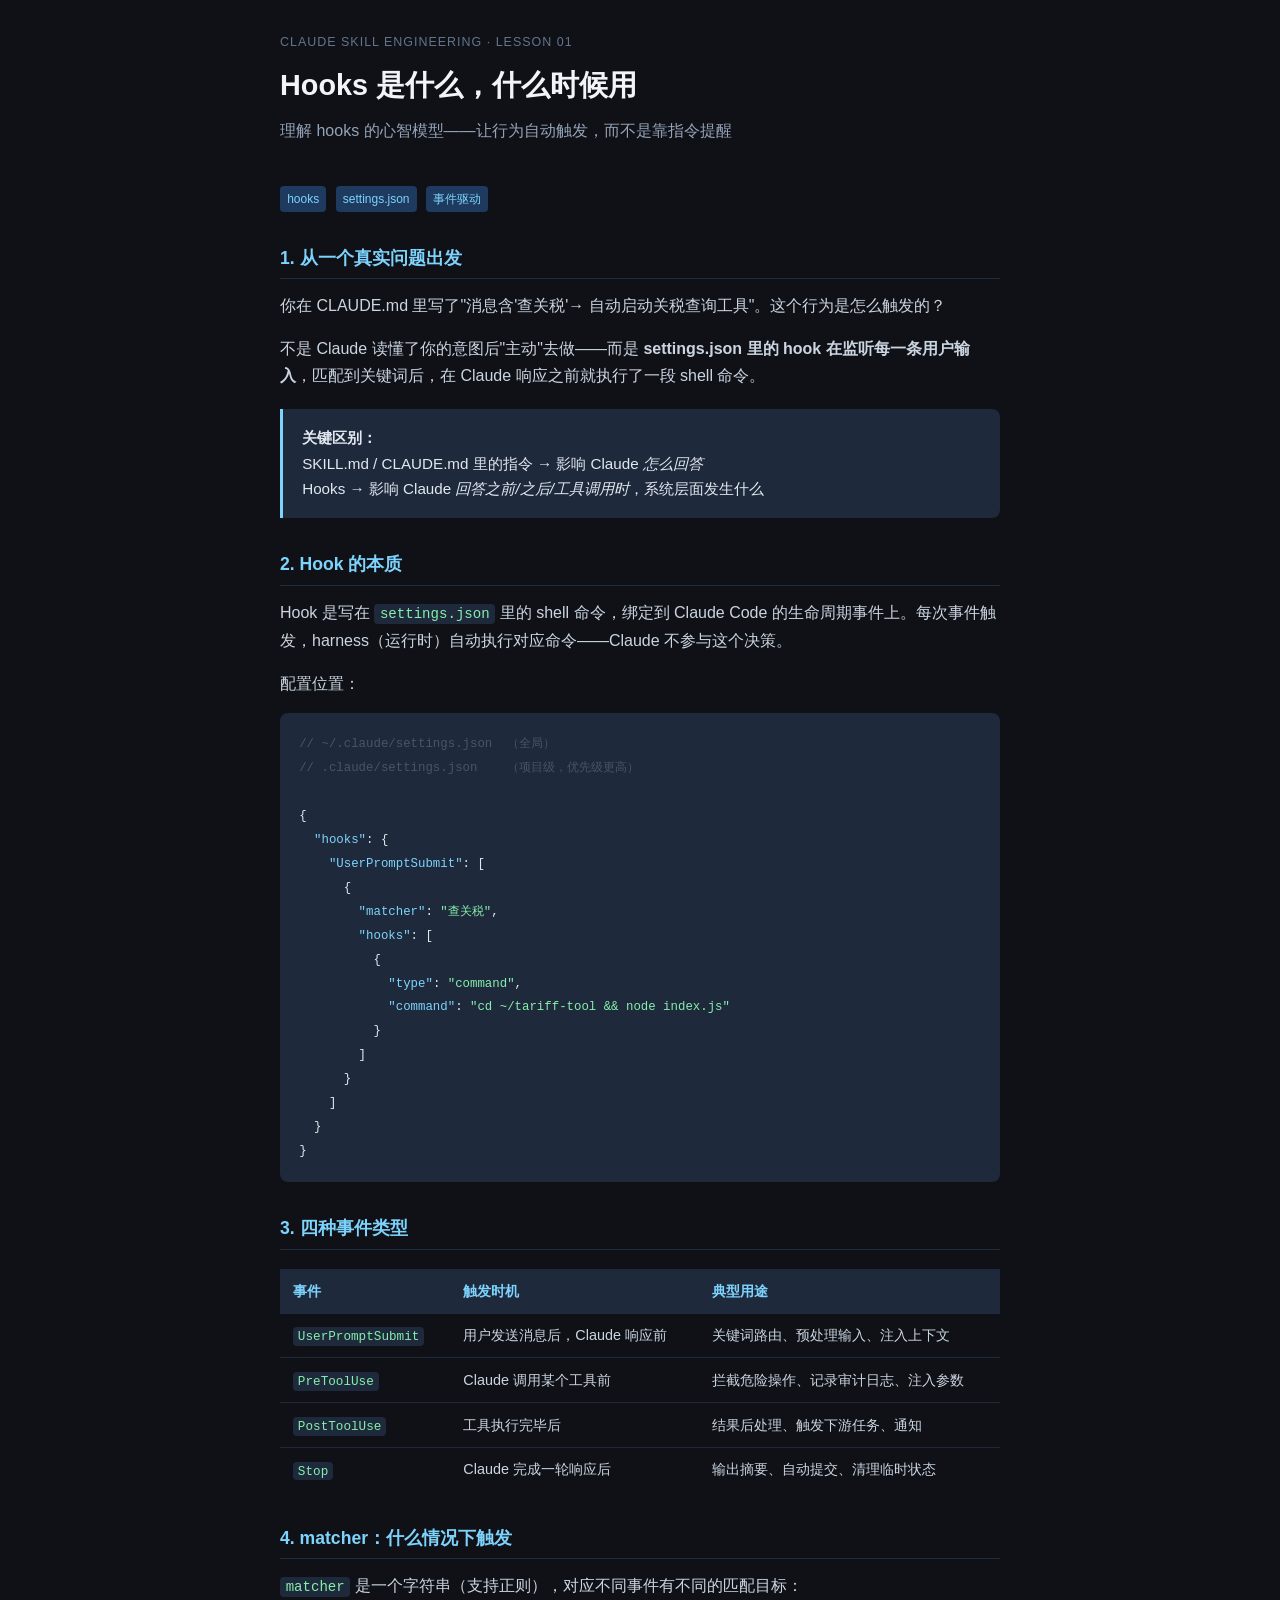
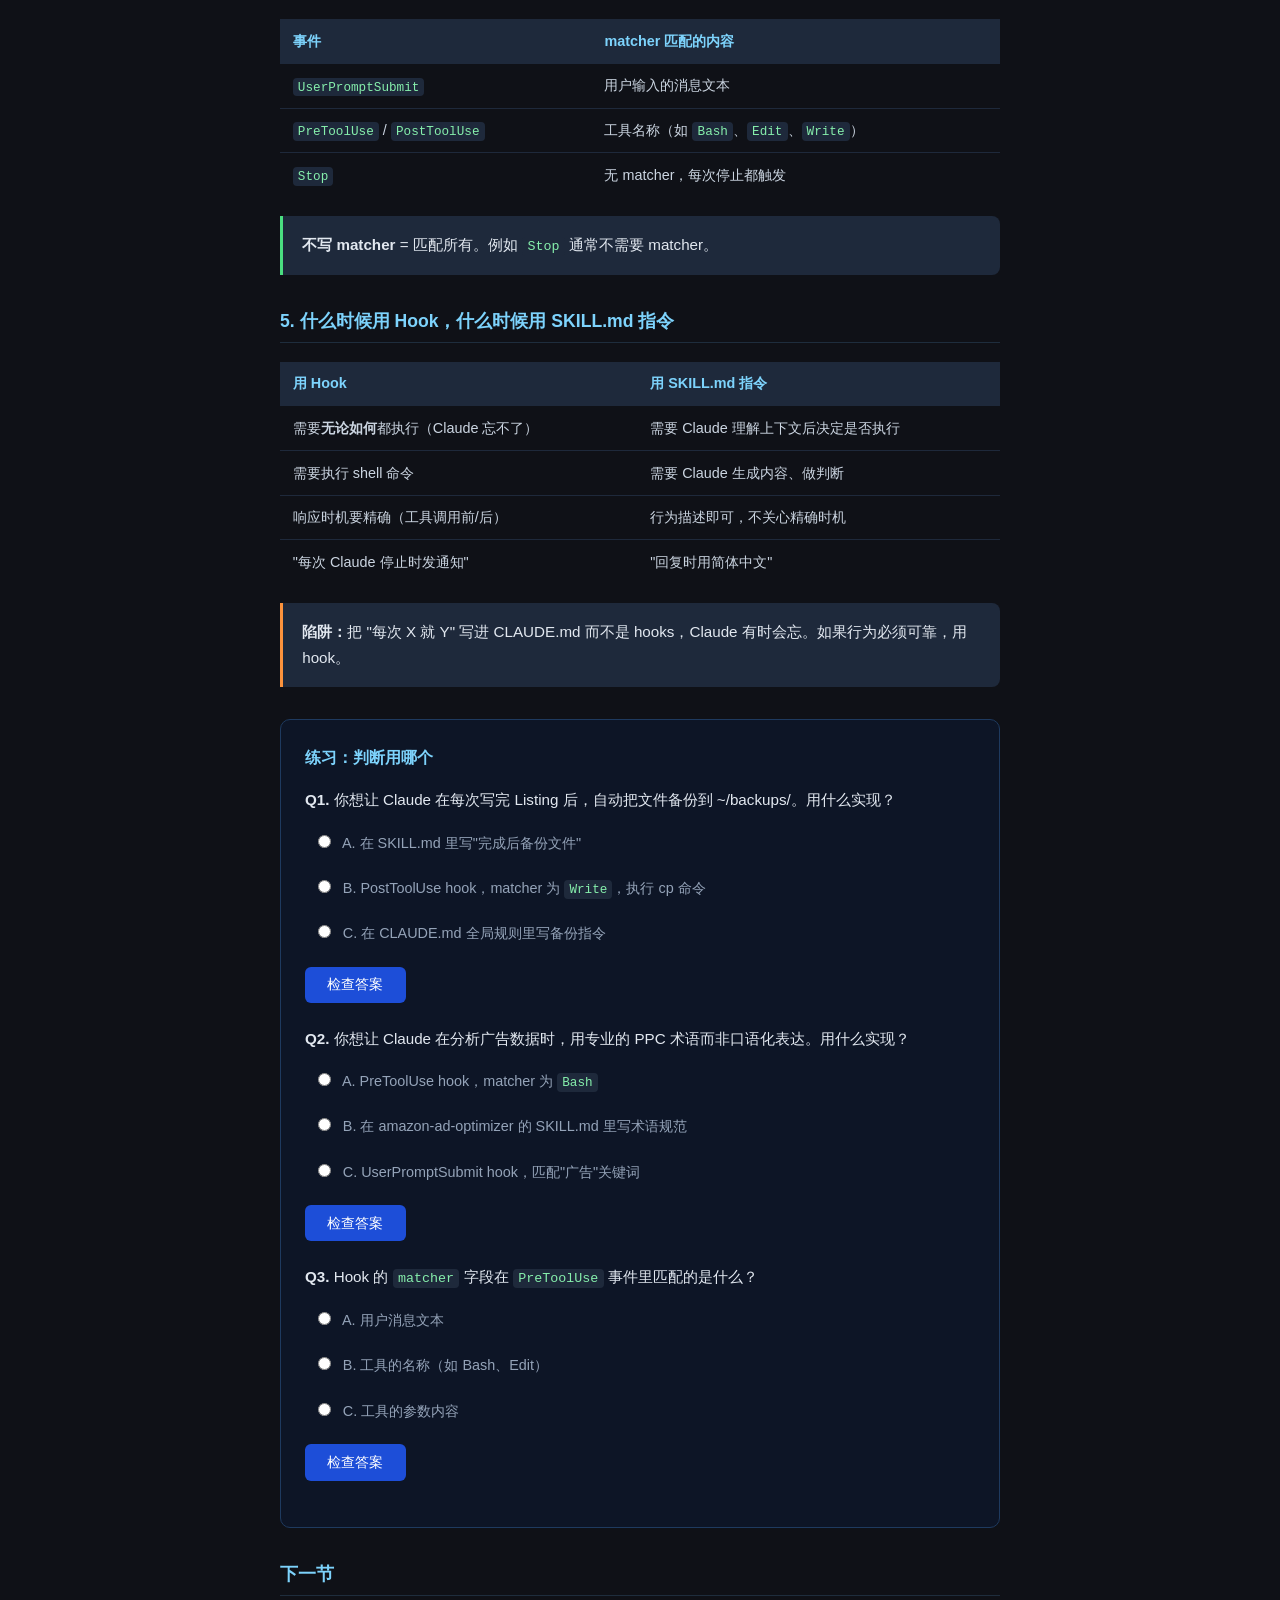
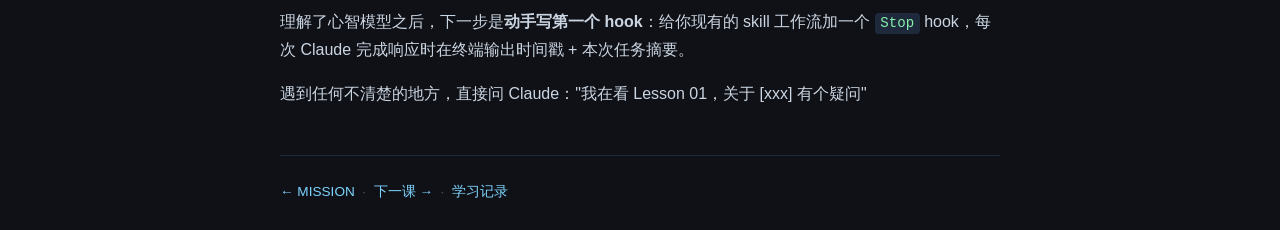
<file: learn/claude-skill-engineering/lessons/0001-hooks-mental-model.html>
<!DOCTYPE html>
<html lang="zh">
<head>
  <meta charset="UTF-8">
  <meta name="viewport" content="width=device-width, initial-scale=1.0">
  <title>Lesson 01 · Hooks 是什么，什么时候用</title>
  <style>
    * { box-sizing: border-box; margin: 0; padding: 0; }
    body {
      font-family: -apple-system, BlinkMacSystemFont, "Segoe UI", sans-serif;
      background: #0f1117;
      color: #e2e8f0;
      line-height: 1.7;
      padding: 2rem 1rem;
    }
    .container { max-width: 720px; margin: 0 auto; }

    .meta {
      font-size: 0.78rem;
      color: #64748b;
      text-transform: uppercase;
      letter-spacing: 0.08em;
      margin-bottom: 0.5rem;
    }
    h1 {
      font-size: 1.8rem;
      font-weight: 700;
      color: #f1f5f9;
      margin-bottom: 0.4rem;
    }
    .subtitle {
      color: #94a3b8;
      margin-bottom: 2.5rem;
      font-size: 1rem;
    }

    h2 {
      font-size: 1.1rem;
      font-weight: 600;
      color: #7dd3fc;
      margin: 2rem 0 0.8rem;
      padding-bottom: 0.3rem;
      border-bottom: 1px solid #1e2d3d;
    }
    p { margin-bottom: 1rem; color: #cbd5e1; }

    .callout {
      background: #1e293b;
      border-left: 3px solid #7dd3fc;
      border-radius: 0 8px 8px 0;
      padding: 1rem 1.2rem;
      margin: 1.2rem 0;
      font-size: 0.95rem;
    }
    .callout.warn { border-left-color: #fb923c; }
    .callout.tip  { border-left-color: #4ade80; }

    table {
      width: 100%;
      border-collapse: collapse;
      margin: 1.2rem 0;
      font-size: 0.9rem;
    }
    th {
      background: #1e293b;
      color: #7dd3fc;
      text-align: left;
      padding: 0.6rem 0.8rem;
      font-weight: 600;
    }
    td {
      padding: 0.6rem 0.8rem;
      border-top: 1px solid #1e293b;
      color: #cbd5e1;
      vertical-align: top;
    }
    tr:hover td { background: #111827; }

    code {
      background: #1e293b;
      color: #86efac;
      padding: 0.15em 0.4em;
      border-radius: 4px;
      font-family: "JetBrains Mono", "Fira Code", monospace;
      font-size: 0.88em;
    }
    pre {
      background: #1e293b;
      border-radius: 8px;
      padding: 1.2rem;
      overflow-x: auto;
      margin: 1rem 0;
      font-size: 0.88rem;
    }
    pre code {
      background: none;
      padding: 0;
      color: #e2e8f0;
    }
    .token-key   { color: #7dd3fc; }
    .token-str   { color: #86efac; }
    .token-cmt   { color: #475569; }

    /* Quiz */
    .quiz {
      background: #0d1526;
      border: 1px solid #1e3a5f;
      border-radius: 10px;
      padding: 1.5rem;
      margin: 2rem 0;
    }
    .quiz h3 {
      font-size: 1rem;
      color: #7dd3fc;
      margin-bottom: 1rem;
    }
    .question { margin-bottom: 1.4rem; }
    .question p { font-size: 0.95rem; color: #e2e8f0; margin-bottom: 0.6rem; }
    .options label {
      display: block;
      padding: 0.5rem 0.8rem;
      border-radius: 6px;
      cursor: pointer;
      font-size: 0.9rem;
      color: #94a3b8;
      transition: background 0.15s;
      margin-bottom: 0.3rem;
    }
    .options label:hover { background: #1e293b; color: #e2e8f0; }
    .options input[type=radio] { margin-right: 0.5rem; accent-color: #7dd3fc; }

    .check-btn {
      background: #1d4ed8;
      color: #fff;
      border: none;
      border-radius: 6px;
      padding: 0.55rem 1.4rem;
      font-size: 0.9rem;
      cursor: pointer;
      margin-top: 0.5rem;
      transition: background 0.15s;
    }
    .check-btn:hover { background: #2563eb; }

    .feedback {
      margin-top: 0.8rem;
      padding: 0.7rem 1rem;
      border-radius: 6px;
      font-size: 0.9rem;
      display: none;
    }
    .feedback.correct { background: #14532d; color: #86efac; }
    .feedback.wrong   { background: #450a0a; color: #fca5a5; }

    .nav {
      margin-top: 3rem;
      padding-top: 1.5rem;
      border-top: 1px solid #1e293b;
      font-size: 0.85rem;
      color: #475569;
    }
    .nav a { color: #7dd3fc; text-decoration: none; }
    .nav a:hover { text-decoration: underline; }

    .tag {
      display: inline-block;
      background: #1e3a5f;
      color: #7dd3fc;
      font-size: 0.75rem;
      padding: 0.2em 0.6em;
      border-radius: 4px;
      margin-right: 0.3rem;
    }
  </style>
</head>
<body>
<div class="container">

  <div class="meta">Claude Skill Engineering · Lesson 01</div>
  <h1>Hooks 是什么，什么时候用</h1>
  <p class="subtitle">理解 hooks 的心智模型——让行为自动触发，而不是靠指令提醒</p>

  <span class="tag">hooks</span>
  <span class="tag">settings.json</span>
  <span class="tag">事件驱动</span>

  <!-- ─── 1. 核心问题 ─── -->
  <h2>1. 从一个真实问题出发</h2>
  <p>你在 CLAUDE.md 里写了"消息含'查关税'→ 自动启动关税查询工具"。这个行为是怎么触发的？</p>
  <p>不是 Claude 读懂了你的意图后"主动"去做——而是 <strong>settings.json 里的 hook 在监听每一条用户输入</strong>，匹配到关键词后，在 Claude 响应之前就执行了一段 shell 命令。</p>

  <div class="callout">
    <strong>关键区别：</strong><br>
    SKILL.md / CLAUDE.md 里的指令 → 影响 Claude <em>怎么回答</em><br>
    Hooks → 影响 Claude <em>回答之前/之后/工具调用时</em>，系统层面发生什么
  </div>

  <!-- ─── 2. Hook 是什么 ─── -->
  <h2>2. Hook 的本质</h2>
  <p>Hook 是写在 <code>settings.json</code> 里的 shell 命令，绑定到 Claude Code 的生命周期事件上。每次事件触发，harness（运行时）自动执行对应命令——Claude 不参与这个决策。</p>

  <p>配置位置：</p>
  <pre><code><span class="token-cmt">// ~/.claude/settings.json  （全局）</span>
<span class="token-cmt">// .claude/settings.json    （项目级，优先级更高）</span>

{
  <span class="token-key">"hooks"</span>: {
    <span class="token-key">"UserPromptSubmit"</span>: [
      {
        <span class="token-key">"matcher"</span>: <span class="token-str">"查关税"</span>,
        <span class="token-key">"hooks"</span>: [
          {
            <span class="token-key">"type"</span>: <span class="token-str">"command"</span>,
            <span class="token-key">"command"</span>: <span class="token-str">"cd ~/tariff-tool && node index.js"</span>
          }
        ]
      }
    ]
  }
}</code></pre>

  <!-- ─── 3. 四种事件 ─── -->
  <h2>3. 四种事件类型</h2>

  <table>
    <tr>
      <th>事件</th>
      <th>触发时机</th>
      <th>典型用途</th>
    </tr>
    <tr>
      <td><code>UserPromptSubmit</code></td>
      <td>用户发送消息后，Claude 响应前</td>
      <td>关键词路由、预处理输入、注入上下文</td>
    </tr>
    <tr>
      <td><code>PreToolUse</code></td>
      <td>Claude 调用某个工具前</td>
      <td>拦截危险操作、记录审计日志、注入参数</td>
    </tr>
    <tr>
      <td><code>PostToolUse</code></td>
      <td>工具执行完毕后</td>
      <td>结果后处理、触发下游任务、通知</td>
    </tr>
    <tr>
      <td><code>Stop</code></td>
      <td>Claude 完成一轮响应后</td>
      <td>输出摘要、自动提交、清理临时状态</td>
    </tr>
  </table>

  <!-- ─── 4. matcher ─── -->
  <h2>4. matcher：什么情况下触发</h2>
  <p><code>matcher</code> 是一个字符串（支持正则），对应不同事件有不同的匹配目标：</p>

  <table>
    <tr>
      <th>事件</th>
      <th>matcher 匹配的内容</th>
    </tr>
    <tr>
      <td><code>UserPromptSubmit</code></td>
      <td>用户输入的消息文本</td>
    </tr>
    <tr>
      <td><code>PreToolUse</code> / <code>PostToolUse</code></td>
      <td>工具名称（如 <code>Bash</code>、<code>Edit</code>、<code>Write</code>）</td>
    </tr>
    <tr>
      <td><code>Stop</code></td>
      <td>无 matcher，每次停止都触发</td>
    </tr>
  </table>

  <div class="callout tip">
    <strong>不写 matcher</strong> = 匹配所有。例如 <code>Stop</code> 通常不需要 matcher。
  </div>

  <!-- ─── 5. SKILL.md vs Hook ─── -->
  <h2>5. 什么时候用 Hook，什么时候用 SKILL.md 指令</h2>

  <table>
    <tr>
      <th>用 Hook</th>
      <th>用 SKILL.md 指令</th>
    </tr>
    <tr>
      <td>需要<strong>无论如何</strong>都执行（Claude 忘不了）</td>
      <td>需要 Claude 理解上下文后决定是否执行</td>
    </tr>
    <tr>
      <td>需要执行 shell 命令</td>
      <td>需要 Claude 生成内容、做判断</td>
    </tr>
    <tr>
      <td>响应时机要精确（工具调用前/后）</td>
      <td>行为描述即可，不关心精确时机</td>
    </tr>
    <tr>
      <td>"每次 Claude 停止时发通知"</td>
      <td>"回复时用简体中文"</td>
    </tr>
  </table>

  <div class="callout warn">
    <strong>陷阱：</strong>把 "每次 X 就 Y" 写进 CLAUDE.md 而不是 hooks，Claude 有时会忘。如果行为必须可靠，用 hook。
  </div>

  <!-- ─── Quiz ─── -->
  <div class="quiz">
    <h3>练习：判断用哪个</h3>

    <div class="question" id="q1">
      <p><strong>Q1.</strong> 你想让 Claude 在每次写完 Listing 后，自动把文件备份到 ~/backups/。用什么实现？</p>
      <div class="options">
        <label><input type="radio" name="q1" value="a"> A. 在 SKILL.md 里写"完成后备份文件"</label>
        <label><input type="radio" name="q1" value="b"> B. PostToolUse hook，matcher 为 <code>Write</code>，执行 cp 命令</label>
        <label><input type="radio" name="q1" value="c"> C. 在 CLAUDE.md 全局规则里写备份指令</label>
      </div>
      <button class="check-btn" onclick="check('q1','b','PostToolUse hook 在 Write 工具执行后自动触发 shell cp 命令，可靠且不依赖 Claude 记住这条规则。')">检查答案</button>
      <div class="feedback" id="q1-fb"></div>
    </div>

    <div class="question" id="q2">
      <p><strong>Q2.</strong> 你想让 Claude 在分析广告数据时，用专业的 PPC 术语而非口语化表达。用什么实现？</p>
      <div class="options">
        <label><input type="radio" name="q2" value="a"> A. PreToolUse hook，matcher 为 <code>Bash</code></label>
        <label><input type="radio" name="q2" value="b"> B. 在 amazon-ad-optimizer 的 SKILL.md 里写术语规范</label>
        <label><input type="radio" name="q2" value="c"> C. UserPromptSubmit hook，匹配"广告"关键词</label>
      </div>
      <button class="check-btn" onclick="check('q2','b','这是行为风格要求，Claude 需要理解上下文后决定如何应用——放 SKILL.md 是正确位置。Hook 解决的是确保执行某 shell 命令，不是控制回答风格。')">检查答案</button>
      <div class="feedback" id="q2-fb"></div>
    </div>

    <div class="question" id="q3">
      <p><strong>Q3.</strong> Hook 的 <code>matcher</code> 字段在 <code>PreToolUse</code> 事件里匹配的是什么？</p>
      <div class="options">
        <label><input type="radio" name="q3" value="a"> A. 用户消息文本</label>
        <label><input type="radio" name="q3" value="b"> B. 工具的名称（如 Bash、Edit）</label>
        <label><input type="radio" name="q3" value="c"> C. 工具的参数内容</label>
      </div>
      <button class="check-btn" onclick="check('q3','b','PreToolUse 和 PostToolUse 的 matcher 匹配工具名称，不是参数内容。要匹配参数内容需要在 command 里自行解析 stdin 传入的 JSON。')">检查答案</button>
      <div class="feedback" id="q3-fb"></div>
    </div>
  </div>

  <!-- ─── 下一节预告 ─── -->
  <h2>下一节</h2>
  <p>理解了心智模型之后，下一步是<strong>动手写第一个 hook</strong>：给你现有的 skill 工作流加一个 <code>Stop</code> hook，每次 Claude 完成响应时在终端输出时间戳 + 本次任务摘要。</p>
  <p>遇到任何不清楚的地方，直接问 Claude："我在看 Lesson 01，关于 [xxx] 有个疑问"</p>

  <div class="nav">
    <a href="../MISSION.md">← MISSION</a> &nbsp;·&nbsp;
    <a href="./0002-write-your-first-hook.html">下一课 →</a> &nbsp;·&nbsp;
    <a href="../learning-records/">学习记录</a>
  </div>

</div>

<script>
function check(qid, correct, explanation) {
  const selected = document.querySelector(`input[name="${qid}"]:checked`);
  const fb = document.getElementById(`${qid}-fb`);
  if (!selected) { fb.style.display='block'; fb.className='feedback wrong'; fb.textContent='请先选择一个答案。'; return; }
  if (selected.value === correct) {
    fb.className = 'feedback correct';
    fb.textContent = '✓ 正确！' + explanation;
  } else {
    fb.className = 'feedback wrong';
    fb.textContent = '✗ 再想想。提示：' + explanation;
  }
  fb.style.display = 'block';
}
</script>
</body>
</html>
</file>
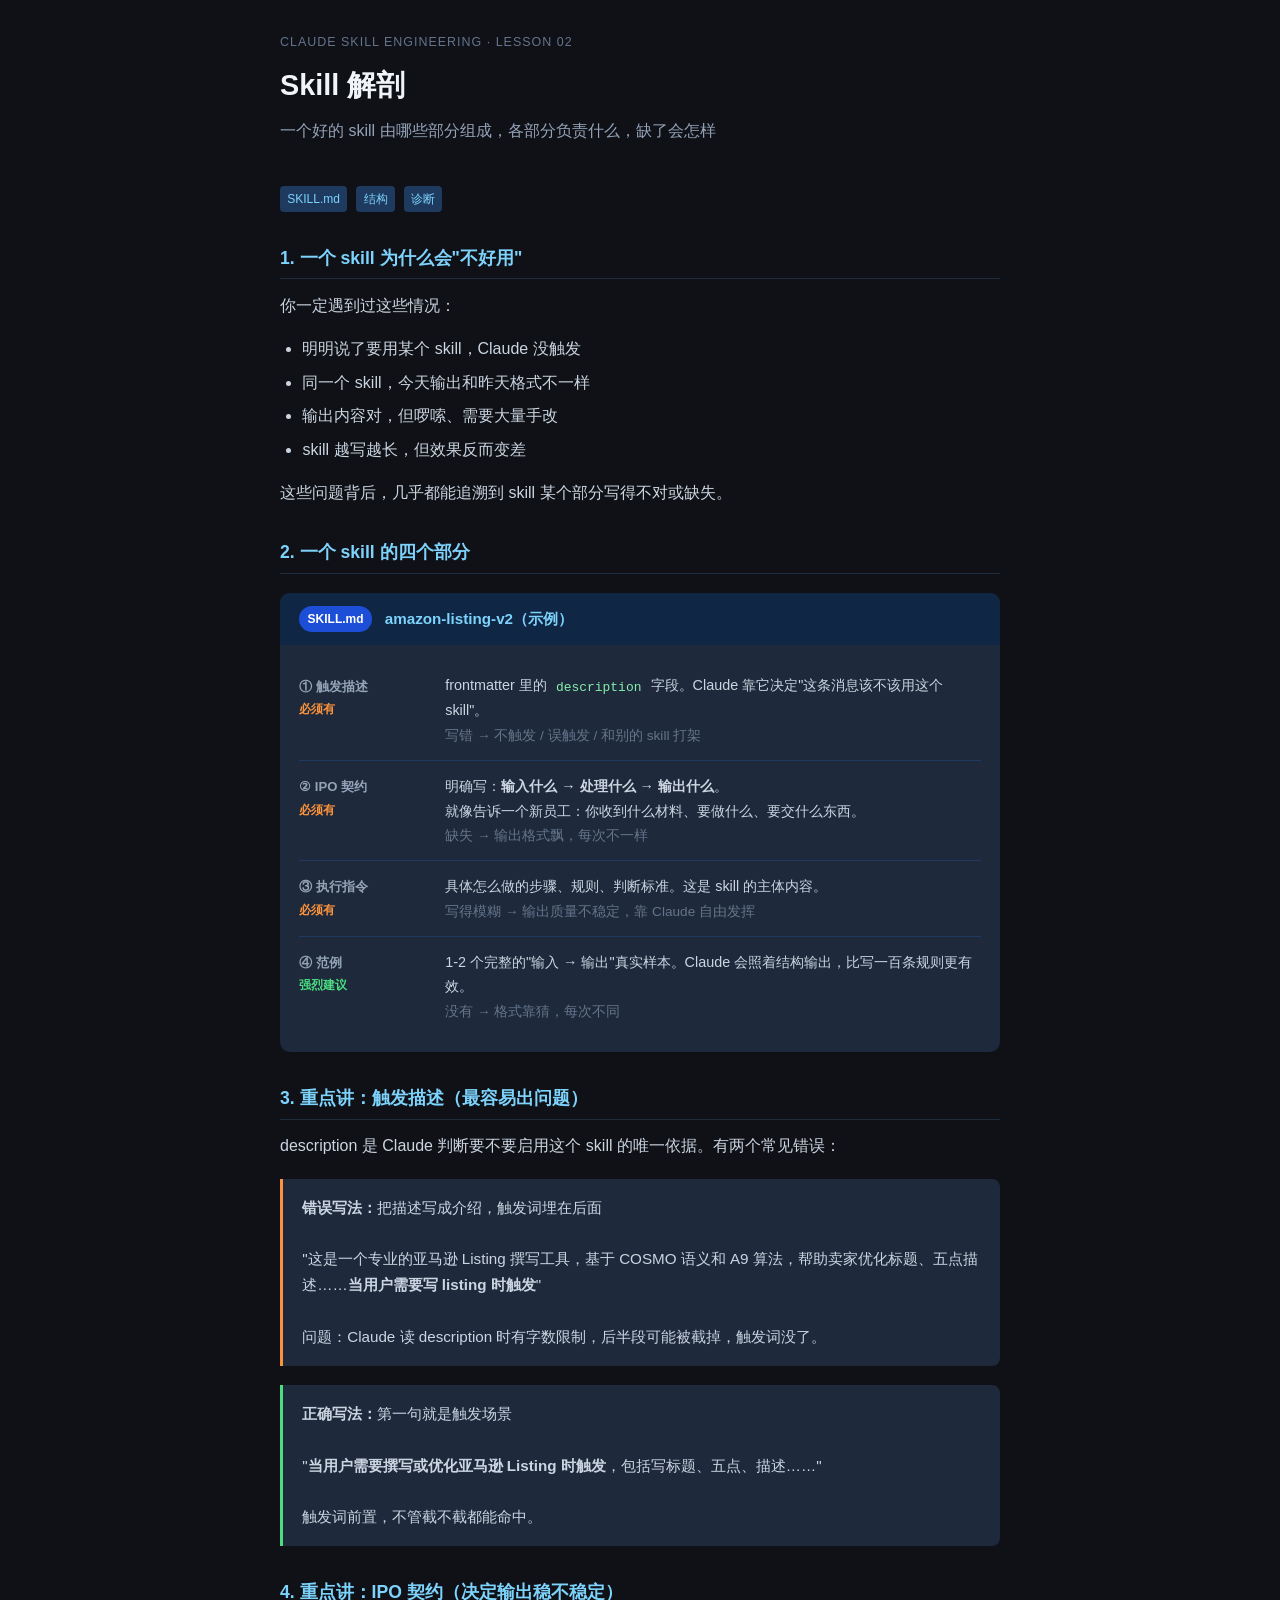
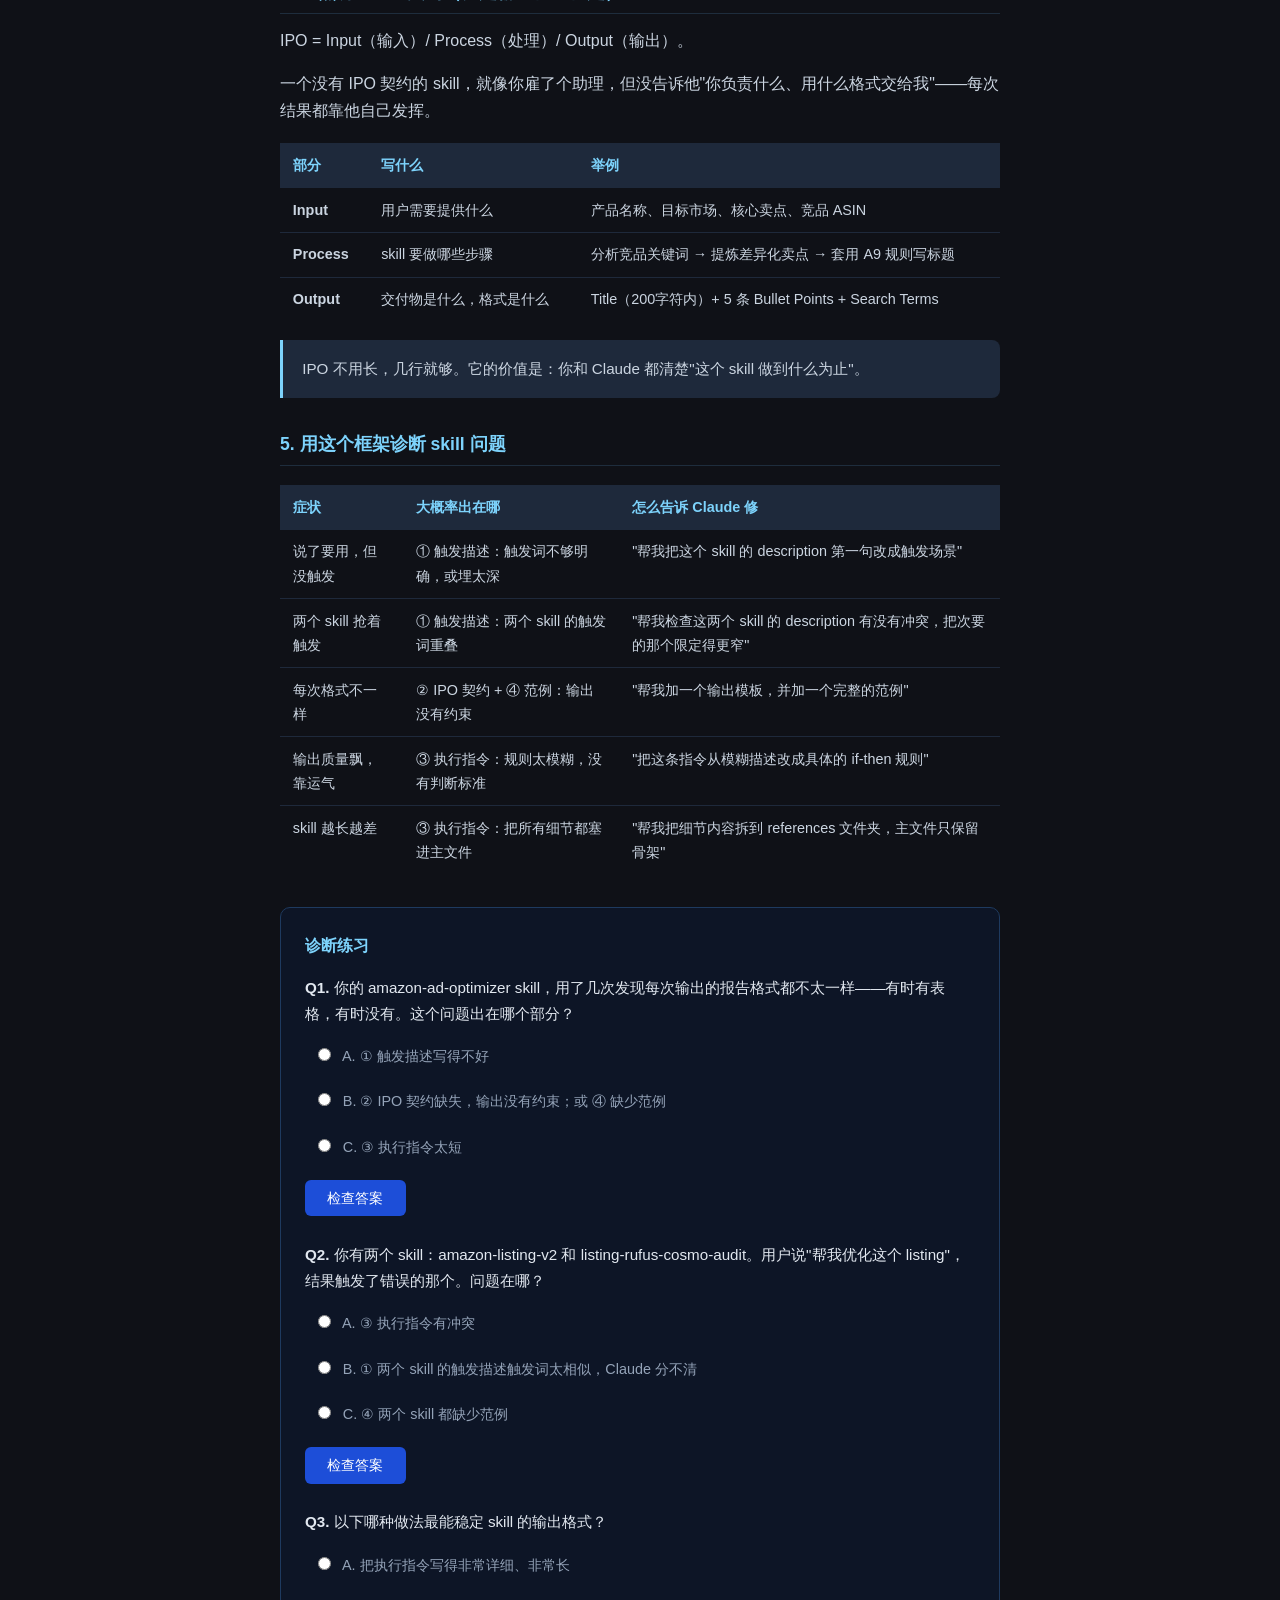
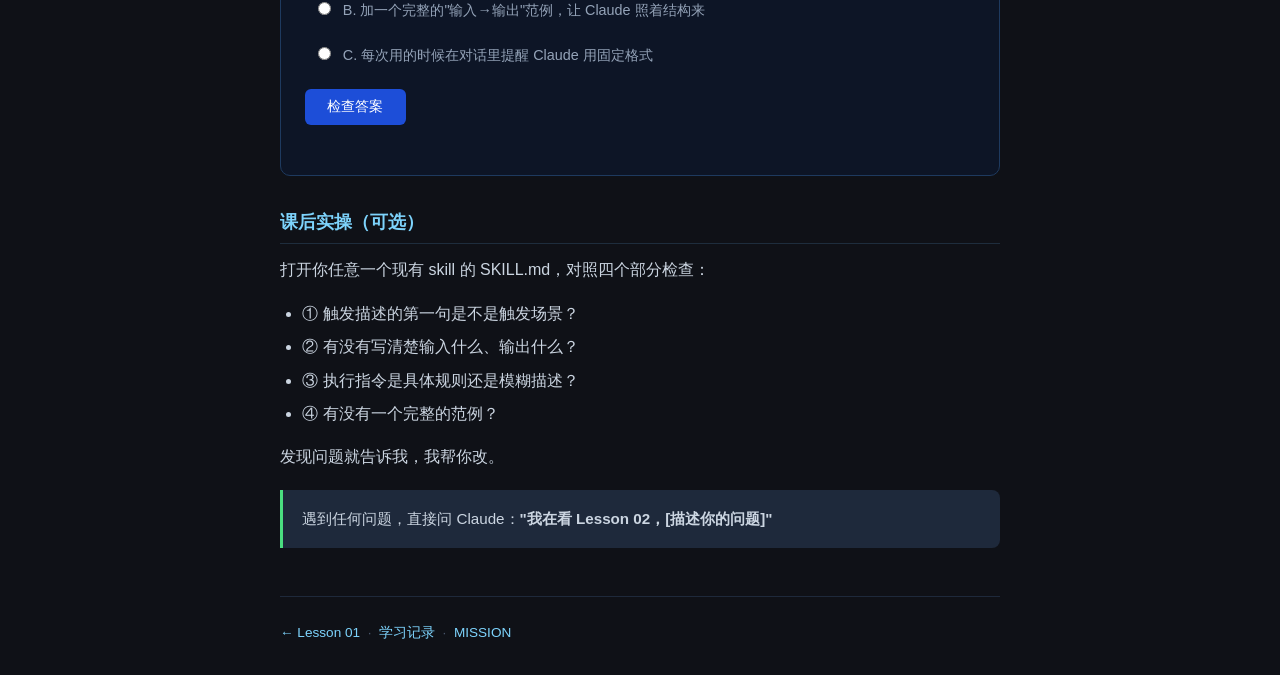
<file: learn/claude-skill-engineering/lessons/0002-skill-anatomy.html>
<!DOCTYPE html>
<html lang="zh">
<head>
  <meta charset="UTF-8">
  <meta name="viewport" content="width=device-width, initial-scale=1.0">
  <title>Lesson 02 · Skill 解剖</title>
  <style>
    * { box-sizing: border-box; margin: 0; padding: 0; }
    body { font-family: -apple-system, BlinkMacSystemFont, "Segoe UI", sans-serif; background: #0f1117; color: #e2e8f0; line-height: 1.7; padding: 2rem 1rem; }
    .container { max-width: 720px; margin: 0 auto; }
    .meta { font-size: 0.78rem; color: #64748b; text-transform: uppercase; letter-spacing: 0.08em; margin-bottom: 0.5rem; }
    h1 { font-size: 1.8rem; font-weight: 700; color: #f1f5f9; margin-bottom: 0.4rem; }
    .subtitle { color: #94a3b8; margin-bottom: 2.5rem; font-size: 1rem; }
    h2 { font-size: 1.1rem; font-weight: 600; color: #7dd3fc; margin: 2rem 0 0.8rem; padding-bottom: 0.3rem; border-bottom: 1px solid #1e2d3d; }
    p { margin-bottom: 1rem; color: #cbd5e1; }
    ul { color: #cbd5e1; padding-left: 1.4rem; margin-bottom: 1rem; }
    li { margin-bottom: 0.4rem; }
    .callout { background: #1e293b; border-left: 3px solid #7dd3fc; border-radius: 0 8px 8px 0; padding: 1rem 1.2rem; margin: 1.2rem 0; font-size: 0.95rem; color: #cbd5e1; }
    .callout.warn { border-left-color: #fb923c; }
    .callout.tip  { border-left-color: #4ade80; }
    code { background: #1e293b; color: #86efac; padding: 0.15em 0.4em; border-radius: 4px; font-family: monospace; font-size: 0.9em; }

    /* Skill card */
    .skill-card { background: #1e293b; border-radius: 10px; overflow: hidden; margin: 1.2rem 0; }
    .skill-card-header { background: #0f2744; padding: 0.8rem 1.2rem; display: flex; align-items: center; gap: 0.8rem; }
    .skill-badge { background: #1d4ed8; color: #fff; font-size: 0.75rem; font-weight: 700; padding: 0.2em 0.7em; border-radius: 20px; }
    .skill-card-header span { color: #7dd3fc; font-weight: 600; font-size: 0.95rem; }
    .skill-card-body { padding: 1rem 1.2rem; }
    .part { display: flex; gap: 1rem; padding: 0.8rem 0; border-bottom: 1px solid #1e3a5f; align-items: flex-start; }
    .part:last-child { border-bottom: none; }
    .part-label { flex-shrink: 0; width: 130px; font-size: 0.82rem; font-weight: 600; color: #94a3b8; padding-top: 0.15rem; }
    .part-body { flex: 1; font-size: 0.9rem; color: #cbd5e1; }
    .part-body .required { color: #fb923c; font-size: 0.78rem; font-weight: 600; margin-left: 0.4rem; }
    .part-body .optional { color: #64748b; font-size: 0.78rem; margin-left: 0.4rem; }

    /* Rating */
    .rating { display: inline-flex; gap: 2px; }
    .dot { width: 8px; height: 8px; border-radius: 50%; background: #334155; }
    .dot.on { background: #7dd3fc; }

    /* Diagnosis table */
    table { width: 100%; border-collapse: collapse; margin: 1.2rem 0; font-size: 0.9rem; }
    th { background: #1e293b; color: #7dd3fc; text-align: left; padding: 0.6rem 0.8rem; font-weight: 600; }
    td { padding: 0.6rem 0.8rem; border-top: 1px solid #1e293b; color: #cbd5e1; vertical-align: top; }

    /* Quiz */
    .quiz { background: #0d1526; border: 1px solid #1e3a5f; border-radius: 10px; padding: 1.5rem; margin: 2rem 0; }
    .quiz h3 { font-size: 1rem; color: #7dd3fc; margin-bottom: 1rem; }
    .question { margin-bottom: 1.6rem; }
    .question p { font-size: 0.95rem; color: #e2e8f0; margin-bottom: 0.6rem; }
    .options label { display: block; padding: 0.5rem 0.8rem; border-radius: 6px; cursor: pointer; font-size: 0.9rem; color: #94a3b8; transition: background 0.15s; margin-bottom: 0.3rem; }
    .options label:hover { background: #1e293b; color: #e2e8f0; }
    .options input[type=radio] { margin-right: 0.5rem; accent-color: #7dd3fc; }
    .check-btn { background: #1d4ed8; color: #fff; border: none; border-radius: 6px; padding: 0.55rem 1.4rem; font-size: 0.9rem; cursor: pointer; margin-top: 0.5rem; }
    .check-btn:hover { background: #2563eb; }
    .feedback { margin-top: 0.8rem; padding: 0.7rem 1rem; border-radius: 6px; font-size: 0.9rem; display: none; }
    .feedback.correct { background: #14532d; color: #86efac; }
    .feedback.wrong   { background: #450a0a; color: #fca5a5; }

    .tag { display: inline-block; background: #1e3a5f; color: #7dd3fc; font-size: 0.75rem; padding: 0.2em 0.6em; border-radius: 4px; margin-right: 0.3rem; }
    .nav { margin-top: 3rem; padding-top: 1.5rem; border-top: 1px solid #1e293b; font-size: 0.85rem; color: #475569; }
    .nav a { color: #7dd3fc; text-decoration: none; }
  </style>
</head>
<body>
<div class="container">

  <div class="meta">Claude Skill Engineering · Lesson 02</div>
  <h1>Skill 解剖</h1>
  <p class="subtitle">一个好的 skill 由哪些部分组成，各部分负责什么，缺了会怎样</p>

  <span class="tag">SKILL.md</span>
  <span class="tag">结构</span>
  <span class="tag">诊断</span>

  <!-- ─── 核心问题 ─── -->
  <h2>1. 一个 skill 为什么会"不好用"</h2>
  <p>你一定遇到过这些情况：</p>
  <ul>
    <li>明明说了要用某个 skill，Claude 没触发</li>
    <li>同一个 skill，今天输出和昨天格式不一样</li>
    <li>输出内容对，但啰嗦、需要大量手改</li>
    <li>skill 越写越长，但效果反而变差</li>
  </ul>
  <p>这些问题背后，几乎都能追溯到 skill 某个部分写得不对或缺失。</p>

  <!-- ─── 解剖图 ─── -->
  <h2>2. 一个 skill 的四个部分</h2>

  <div class="skill-card">
    <div class="skill-card-header">
      <div class="skill-badge">SKILL.md</div>
      <span>amazon-listing-v2（示例）</span>
    </div>
    <div class="skill-card-body">

      <div class="part">
        <div class="part-label">
          ① 触发描述<br>
          <span style="color:#fb923c; font-size:0.78rem;">必须有</span>
        </div>
        <div class="part-body">
          frontmatter 里的 <code>description</code> 字段。Claude 靠它决定"这条消息该不该用这个 skill"。<br>
          <span style="color:#64748b; font-size:0.85rem;">写错 → 不触发 / 误触发 / 和别的 skill 打架</span>
        </div>
      </div>

      <div class="part">
        <div class="part-label">
          ② IPO 契约<br>
          <span style="color:#fb923c; font-size:0.78rem;">必须有</span>
        </div>
        <div class="part-body">
          明确写：<strong>输入什么 → 处理什么 → 输出什么</strong>。<br>
          就像告诉一个新员工：你收到什么材料、要做什么、要交什么东西。<br>
          <span style="color:#64748b; font-size:0.85rem;">缺失 → 输出格式飘，每次不一样</span>
        </div>
      </div>

      <div class="part">
        <div class="part-label">
          ③ 执行指令<br>
          <span style="color:#fb923c; font-size:0.78rem;">必须有</span>
        </div>
        <div class="part-body">
          具体怎么做的步骤、规则、判断标准。这是 skill 的主体内容。<br>
          <span style="color:#64748b; font-size:0.85rem;">写得模糊 → 输出质量不稳定，靠 Claude 自由发挥</span>
        </div>
      </div>

      <div class="part">
        <div class="part-label">
          ④ 范例<br>
          <span style="color:#4ade80; font-size:0.78rem;">强烈建议</span>
        </div>
        <div class="part-body">
          1-2 个完整的"输入 → 输出"真实样本。Claude 会照着结构输出，比写一百条规则更有效。<br>
          <span style="color:#64748b; font-size:0.85rem;">没有 → 格式靠猜，每次不同</span>
        </div>
      </div>

    </div>
  </div>

  <!-- ─── 触发描述 ─── -->
  <h2>3. 重点讲：触发描述（最容易出问题）</h2>

  <p>description 是 Claude 判断要不要启用这个 skill 的唯一依据。有两个常见错误：</p>

  <div class="callout warn">
    <strong>错误写法：</strong>把描述写成介绍，触发词埋在后面<br><br>
    "这是一个专业的亚马逊 Listing 撰写工具，基于 COSMO 语义和 A9 算法，帮助卖家优化标题、五点描述……<strong>当用户需要写 listing 时触发</strong>"<br><br>
    问题：Claude 读 description 时有字数限制，后半段可能被截掉，触发词没了。
  </div>

  <div class="callout tip">
    <strong>正确写法：</strong>第一句就是触发场景<br><br>
    "<strong>当用户需要撰写或优化亚马逊 Listing 时触发</strong>，包括写标题、五点、描述……"<br><br>
    触发词前置，不管截不截都能命中。
  </div>

  <!-- ─── IPO ─── -->
  <h2>4. 重点讲：IPO 契约（决定输出稳不稳定）</h2>

  <p>IPO = Input（输入）/ Process（处理）/ Output（输出）。</p>
  <p>一个没有 IPO 契约的 skill，就像你雇了个助理，但没告诉他"你负责什么、用什么格式交给我"——每次结果都靠他自己发挥。</p>

  <table>
    <tr>
      <th>部分</th>
      <th>写什么</th>
      <th>举例</th>
    </tr>
    <tr>
      <td><strong>Input</strong></td>
      <td>用户需要提供什么</td>
      <td>产品名称、目标市场、核心卖点、竞品 ASIN</td>
    </tr>
    <tr>
      <td><strong>Process</strong></td>
      <td>skill 要做哪些步骤</td>
      <td>分析竞品关键词 → 提炼差异化卖点 → 套用 A9 规则写标题</td>
    </tr>
    <tr>
      <td><strong>Output</strong></td>
      <td>交付物是什么，格式是什么</td>
      <td>Title（200字符内）+ 5 条 Bullet Points + Search Terms</td>
    </tr>
  </table>

  <div class="callout">
    IPO 不用长，几行就够。它的价值是：你和 Claude 都清楚"这个 skill 做到什么为止"。
  </div>

  <!-- ─── 诊断 ─── -->
  <h2>5. 用这个框架诊断 skill 问题</h2>

  <table>
    <tr>
      <th>症状</th>
      <th>大概率出在哪</th>
      <th>怎么告诉 Claude 修</th>
    </tr>
    <tr>
      <td>说了要用，但没触发</td>
      <td>① 触发描述：触发词不够明确，或埋太深</td>
      <td>"帮我把这个 skill 的 description 第一句改成触发场景"</td>
    </tr>
    <tr>
      <td>两个 skill 抢着触发</td>
      <td>① 触发描述：两个 skill 的触发词重叠</td>
      <td>"帮我检查这两个 skill 的 description 有没有冲突，把次要的那个限定得更窄"</td>
    </tr>
    <tr>
      <td>每次格式不一样</td>
      <td>② IPO 契约 + ④ 范例：输出没有约束</td>
      <td>"帮我加一个输出模板，并加一个完整的范例"</td>
    </tr>
    <tr>
      <td>输出质量飘，靠运气</td>
      <td>③ 执行指令：规则太模糊，没有判断标准</td>
      <td>"把这条指令从模糊描述改成具体的 if-then 规则"</td>
    </tr>
    <tr>
      <td>skill 越长越差</td>
      <td>③ 执行指令：把所有细节都塞进主文件</td>
      <td>"帮我把细节内容拆到 references 文件夹，主文件只保留骨架"</td>
    </tr>
  </table>

  <!-- ─── Quiz ─── -->
  <div class="quiz">
    <h3>诊断练习</h3>

    <div class="question" id="q1">
      <p><strong>Q1.</strong> 你的 amazon-ad-optimizer skill，用了几次发现每次输出的报告格式都不太一样——有时有表格，有时没有。这个问题出在哪个部分？</p>
      <div class="options">
        <label><input type="radio" name="q1" value="a"> A. ① 触发描述写得不好</label>
        <label><input type="radio" name="q1" value="b"> B. ② IPO 契约缺失，输出没有约束；或 ④ 缺少范例</label>
        <label><input type="radio" name="q1" value="c"> C. ③ 执行指令太短</label>
      </div>
      <button class="check-btn" onclick="check('q1','b','格式不稳定是典型的 IPO 契约缺失症状——没有明确规定输出是什么结构，Claude 每次自由发挥。加一个输出模板加一个完整范例，格式就会稳定下来。')">检查答案</button>
      <div class="feedback" id="q1-fb"></div>
    </div>

    <div class="question" id="q2">
      <p><strong>Q2.</strong> 你有两个 skill：amazon-listing-v2 和 listing-rufus-cosmo-audit。用户说"帮我优化这个 listing"，结果触发了错误的那个。问题在哪？</p>
      <div class="options">
        <label><input type="radio" name="q2" value="a"> A. ③ 执行指令有冲突</label>
        <label><input type="radio" name="q2" value="b"> B. ① 两个 skill 的触发描述触发词太相似，Claude 分不清</label>
        <label><input type="radio" name="q2" value="c"> C. ④ 两个 skill 都缺少范例</label>
      </div>
      <button class="check-btn" onclick="check('q2','b','两个 skill 触发词重叠是触发打架的根因。解决方式：让两个 skill 的 description 区分清楚各自的使用场景，或者在次要的 skill 里明确写不适用于哪些场景。')">检查答案</button>
      <div class="feedback" id="q2-fb"></div>
    </div>

    <div class="question" id="q3">
      <p><strong>Q3.</strong> 以下哪种做法最能稳定 skill 的输出格式？</p>
      <div class="options">
        <label><input type="radio" name="q3" value="a"> A. 把执行指令写得非常详细、非常长</label>
        <label><input type="radio" name="q3" value="b"> B. 加一个完整的"输入→输出"范例，让 Claude 照着结构来</label>
        <label><input type="radio" name="q3" value="c"> C. 每次用的时候在对话里提醒 Claude 用固定格式</label>
      </div>
      <button class="check-btn" onclick="check('q3','b','范例（Few-shot）是稳定输出格式最高效的方式——Claude 会直接照抄结构，比写一百条规则更管用。每次提醒是最脆的做法，靠人记不靠 skill 本身。')">检查答案</button>
      <div class="feedback" id="q3-fb"></div>
    </div>

  </div>

  <!-- ─── 实操作业 ─── -->
  <h2>课后实操（可选）</h2>
  <p>打开你任意一个现有 skill 的 SKILL.md，对照四个部分检查：</p>
  <ul>
    <li>① 触发描述的第一句是不是触发场景？</li>
    <li>② 有没有写清楚输入什么、输出什么？</li>
    <li>③ 执行指令是具体规则还是模糊描述？</li>
    <li>④ 有没有一个完整的范例？</li>
  </ul>
  <p>发现问题就告诉我，我帮你改。</p>

  <div class="callout tip">
    遇到任何问题，直接问 Claude：<strong>"我在看 Lesson 02，[描述你的问题]"</strong>
  </div>

  <div class="nav">
    <a href="./0001-hooks-mental-model.html">← Lesson 01</a> &nbsp;·&nbsp;
    <a href="../learning-records/">学习记录</a> &nbsp;·&nbsp;
    <a href="../MISSION.md">MISSION</a>
  </div>

</div>

<script>
function check(qid, correct, explanation) {
  const selected = document.querySelector('input[name="' + qid + '"]:checked');
  const fb = document.getElementById(qid + '-fb');
  if (!selected) { fb.style.display='block'; fb.className='feedback wrong'; fb.textContent='请先选择一个答案。'; return; }
  if (selected.value === correct) {
    fb.className = 'feedback correct';
    fb.textContent = '✓ 正确！' + explanation;
  } else {
    fb.className = 'feedback wrong';
    fb.textContent = '✗ 再想想。提示：' + explanation;
  }
  fb.style.display = 'block';
}
</script>
</body>
</html>
</file>
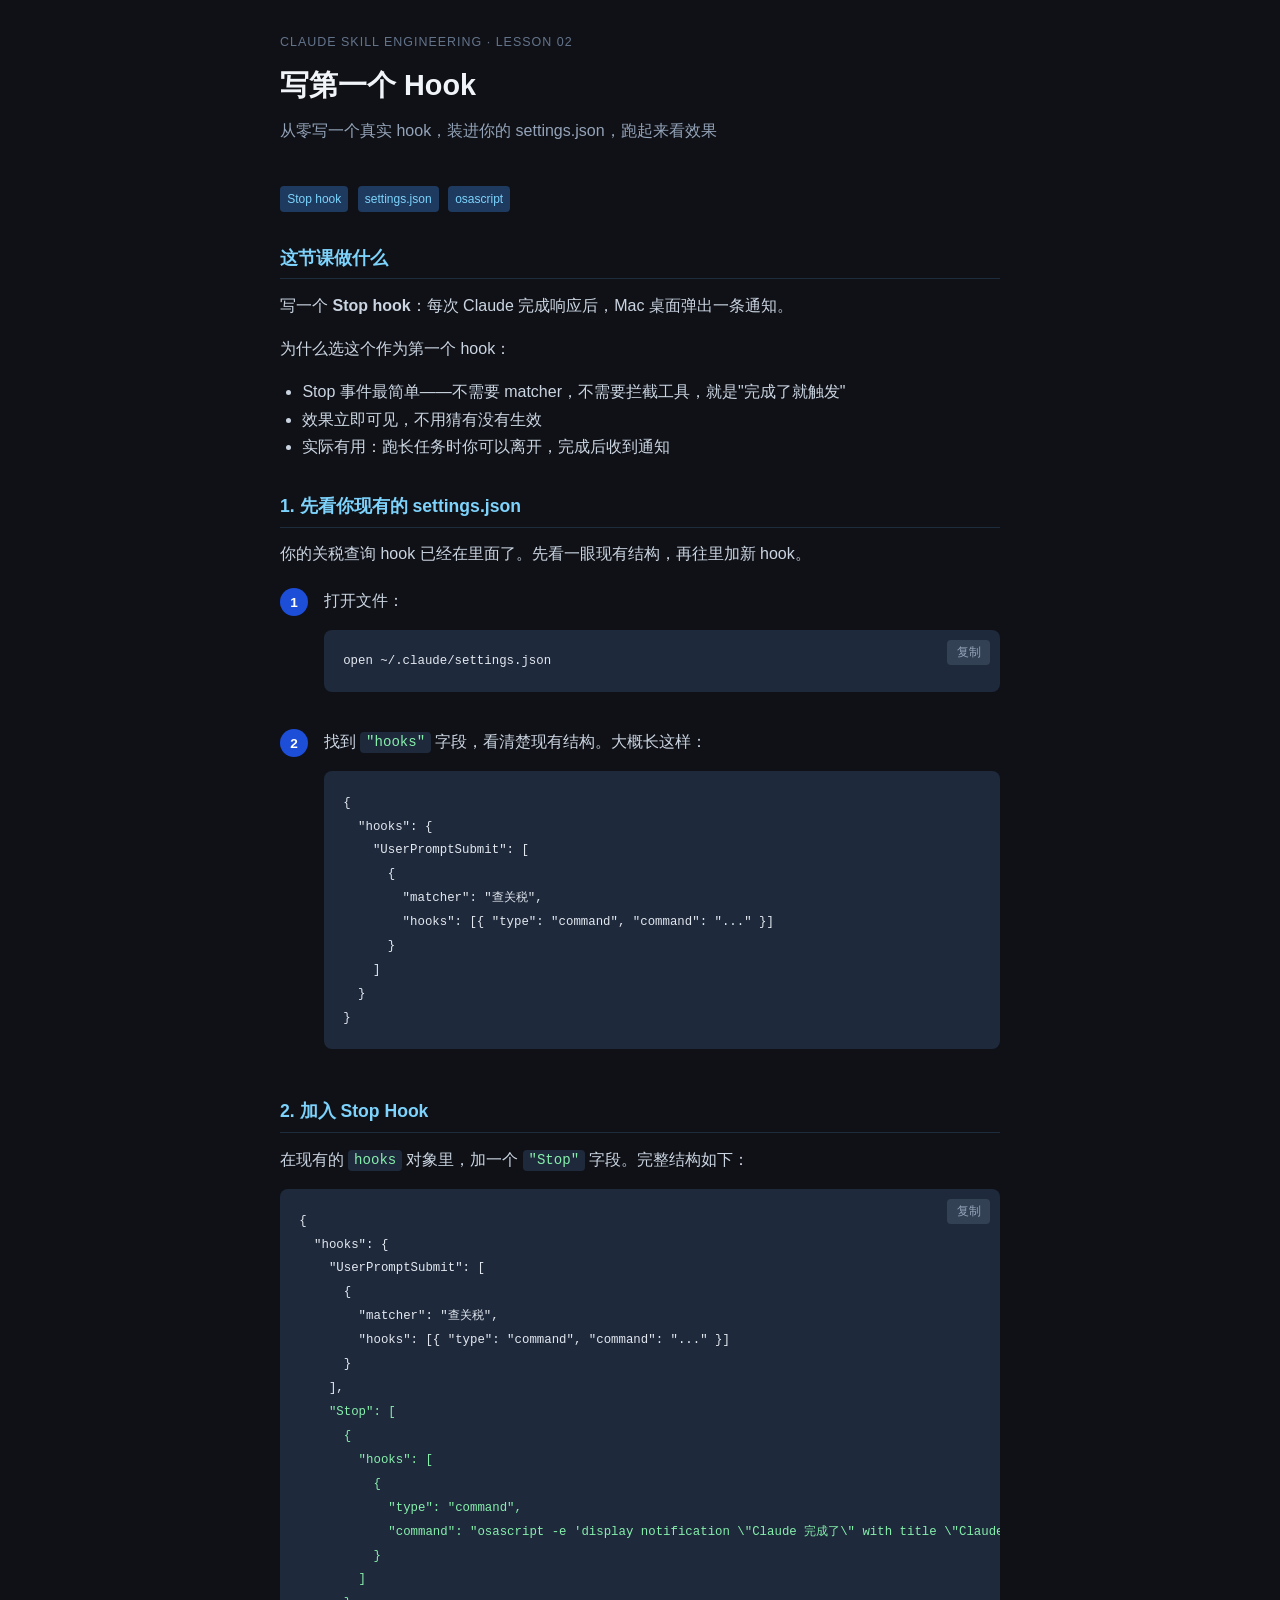
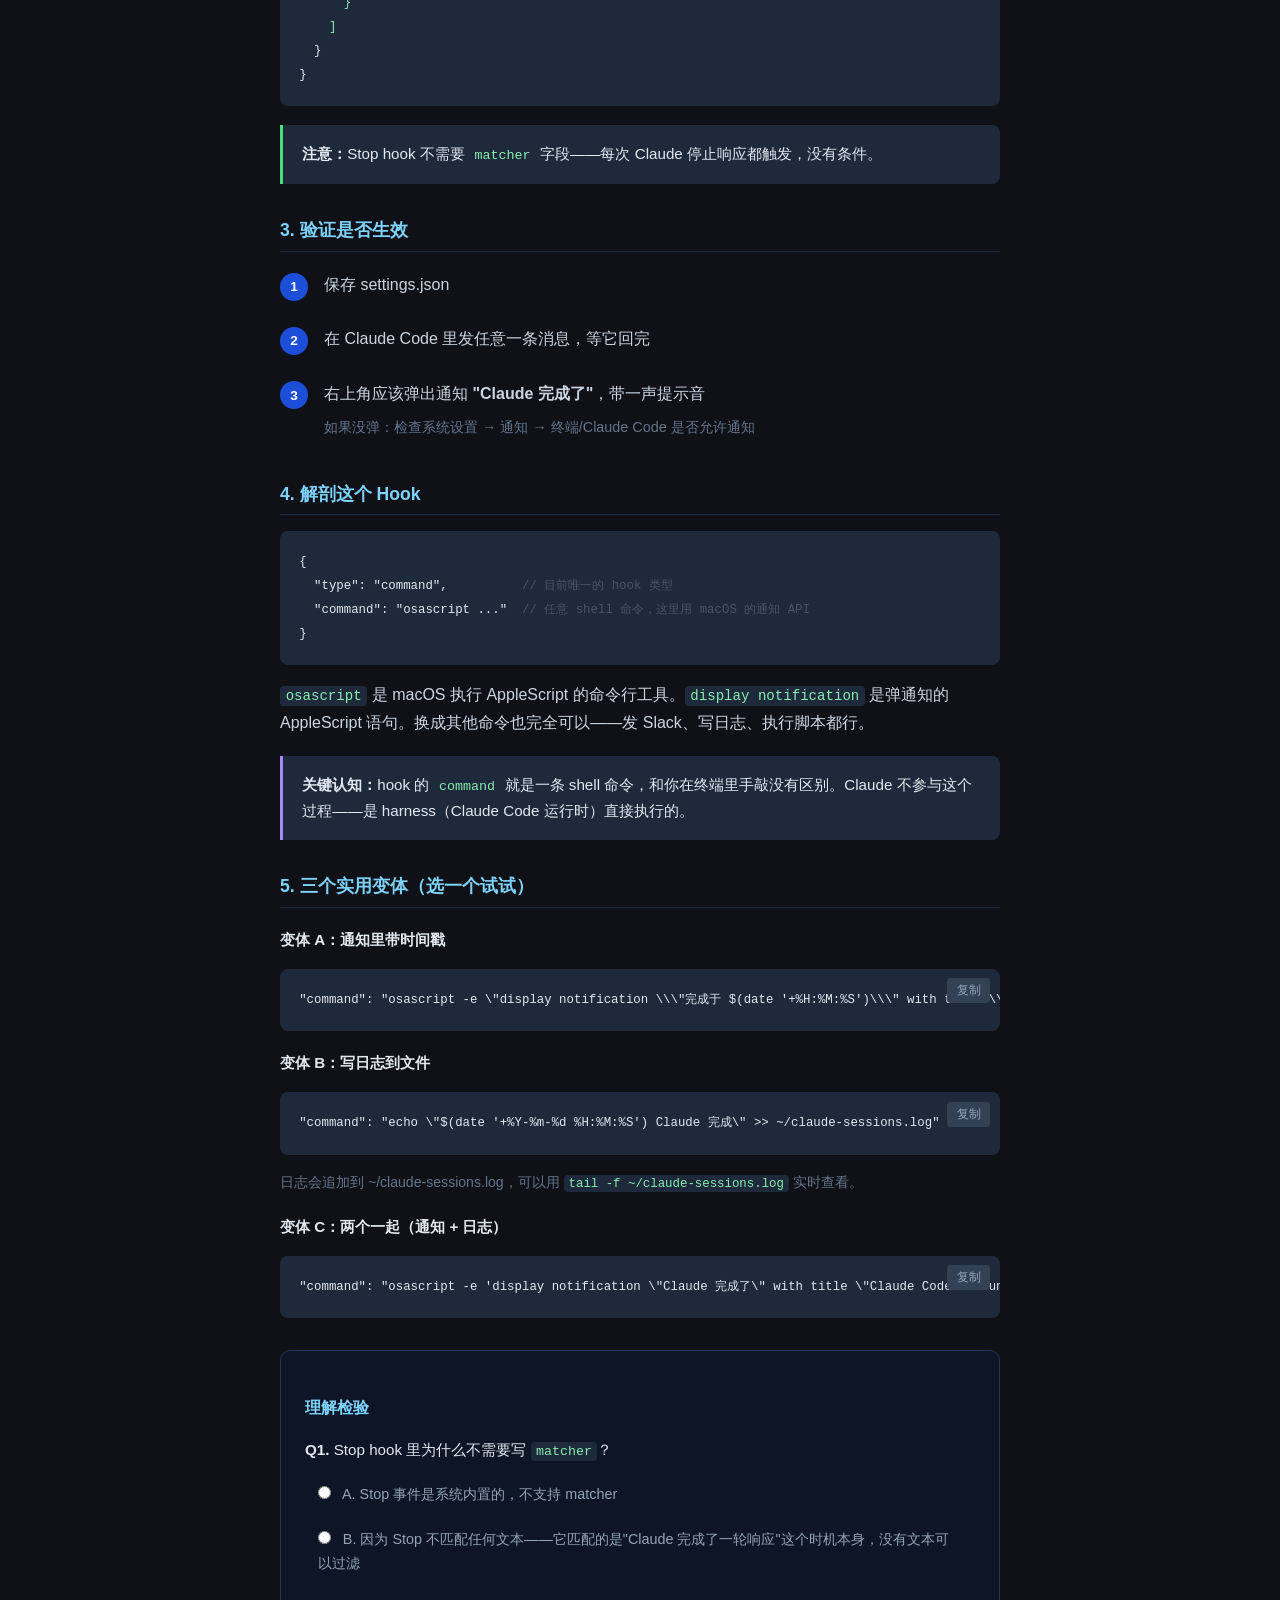
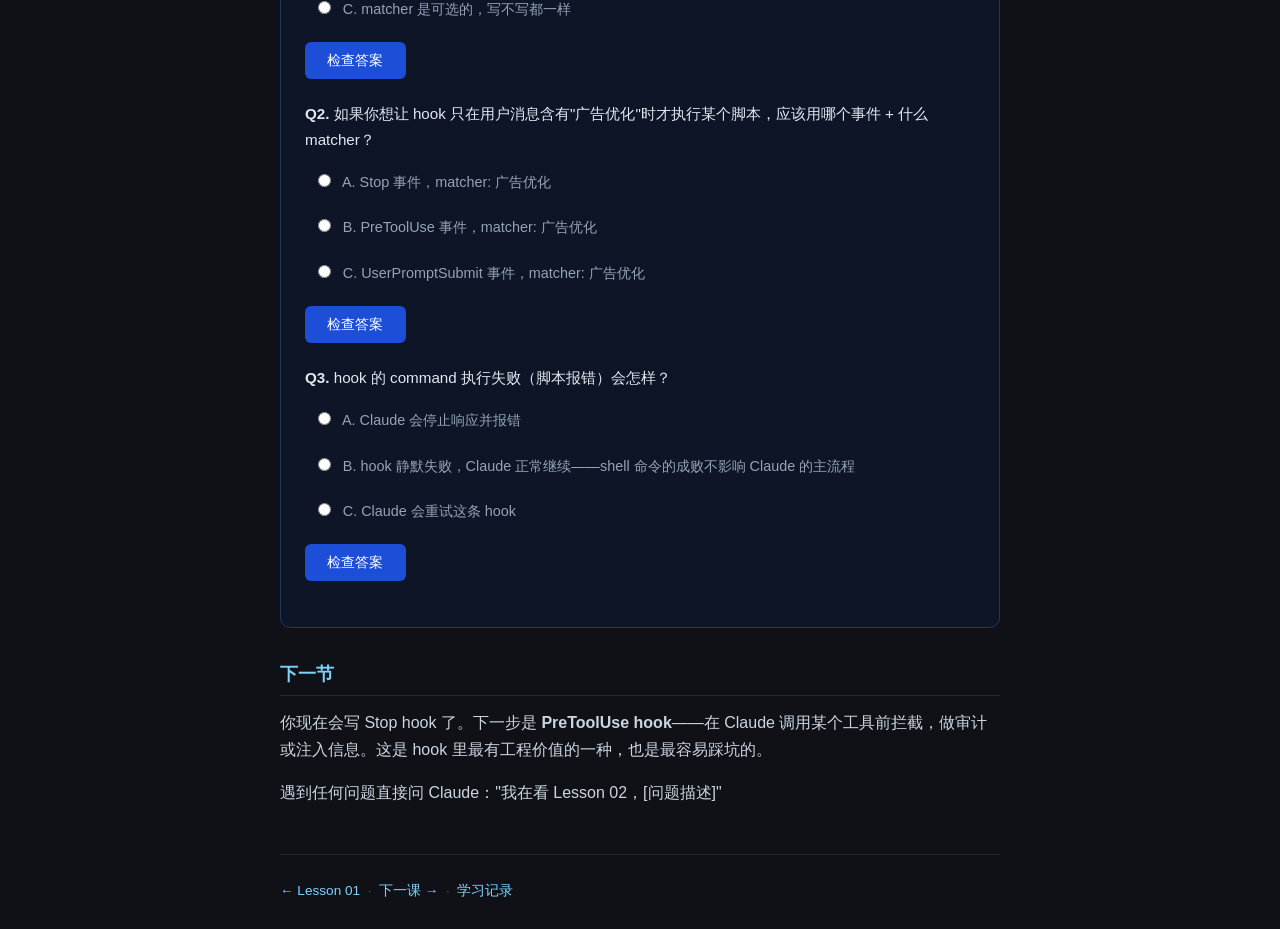
<file: learn/claude-skill-engineering/lessons/0002-write-your-first-hook.html>
<!DOCTYPE html>
<html lang="zh">
<head>
  <meta charset="UTF-8">
  <meta name="viewport" content="width=device-width, initial-scale=1.0">
  <title>Lesson 02 · 写第一个 Hook</title>
  <style>
    * { box-sizing: border-box; margin: 0; padding: 0; }
    body {
      font-family: -apple-system, BlinkMacSystemFont, "Segoe UI", sans-serif;
      background: #0f1117;
      color: #e2e8f0;
      line-height: 1.7;
      padding: 2rem 1rem;
    }
    .container { max-width: 720px; margin: 0 auto; }
    .meta { font-size: 0.78rem; color: #64748b; text-transform: uppercase; letter-spacing: 0.08em; margin-bottom: 0.5rem; }
    h1 { font-size: 1.8rem; font-weight: 700; color: #f1f5f9; margin-bottom: 0.4rem; }
    .subtitle { color: #94a3b8; margin-bottom: 2.5rem; font-size: 1rem; }
    h2 { font-size: 1.1rem; font-weight: 600; color: #7dd3fc; margin: 2rem 0 0.8rem; padding-bottom: 0.3rem; border-bottom: 1px solid #1e2d3d; }
    h3 { font-size: 0.95rem; font-weight: 600; color: #e2e8f0; margin: 1.2rem 0 0.5rem; }
    p { margin-bottom: 1rem; color: #cbd5e1; }
    .callout { background: #1e293b; border-left: 3px solid #7dd3fc; border-radius: 0 8px 8px 0; padding: 1rem 1.2rem; margin: 1.2rem 0; font-size: 0.95rem; }
    .callout.warn { border-left-color: #fb923c; }
    .callout.tip  { border-left-color: #4ade80; }
    .callout.key  { border-left-color: #a78bfa; }
    code { background: #1e293b; color: #86efac; padding: 0.15em 0.4em; border-radius: 4px; font-family: "JetBrains Mono", "Fira Code", monospace; font-size: 0.88em; }
    pre { background: #1e293b; border-radius: 8px; padding: 1.2rem; overflow-x: auto; margin: 1rem 0; font-size: 0.88rem; position: relative; }
    pre code { background: none; padding: 0; color: #e2e8f0; }
    .copy-btn { position: absolute; top: 0.6rem; right: 0.6rem; background: #334155; color: #94a3b8; border: none; border-radius: 4px; padding: 0.25rem 0.6rem; font-size: 0.75rem; cursor: pointer; transition: all 0.15s; }
    .copy-btn:hover { background: #475569; color: #e2e8f0; }
    .step { display: flex; gap: 1rem; margin: 1.2rem 0; }
    .step-num { flex-shrink: 0; width: 28px; height: 28px; background: #1d4ed8; border-radius: 50%; display: flex; align-items: center; justify-content: center; font-size: 0.85rem; font-weight: 700; color: #fff; margin-top: 0.1rem; }
    .step-body { flex: 1; }
    .step-body p { margin-bottom: 0.5rem; }

    /* Quiz */
    .quiz { background: #0d1526; border: 1px solid #1e3a5f; border-radius: 10px; padding: 1.5rem; margin: 2rem 0; }
    .quiz h3 { font-size: 1rem; color: #7dd3fc; margin-bottom: 1rem; }
    .question { margin-bottom: 1.4rem; }
    .question p { font-size: 0.95rem; color: #e2e8f0; margin-bottom: 0.6rem; }
    .options label { display: block; padding: 0.5rem 0.8rem; border-radius: 6px; cursor: pointer; font-size: 0.9rem; color: #94a3b8; transition: background 0.15s; margin-bottom: 0.3rem; }
    .options label:hover { background: #1e293b; color: #e2e8f0; }
    .options input[type=radio] { margin-right: 0.5rem; accent-color: #7dd3fc; }
    .check-btn { background: #1d4ed8; color: #fff; border: none; border-radius: 6px; padding: 0.55rem 1.4rem; font-size: 0.9rem; cursor: pointer; margin-top: 0.5rem; transition: background 0.15s; }
    .check-btn:hover { background: #2563eb; }
    .feedback { margin-top: 0.8rem; padding: 0.7rem 1rem; border-radius: 6px; font-size: 0.9rem; display: none; }
    .feedback.correct { background: #14532d; color: #86efac; }
    .feedback.wrong   { background: #450a0a; color: #fca5a5; }

    .tag { display: inline-block; background: #1e3a5f; color: #7dd3fc; font-size: 0.75rem; padding: 0.2em 0.6em; border-radius: 4px; margin-right: 0.3rem; }
    .nav { margin-top: 3rem; padding-top: 1.5rem; border-top: 1px solid #1e293b; font-size: 0.85rem; color: #475569; }
    .nav a { color: #7dd3fc; text-decoration: none; }
    .nav a:hover { text-decoration: underline; }
    .diff-old { color: #fca5a5; }
    .diff-new { color: #86efac; }
    .highlight { background: #1e3a5f; border-radius: 4px; padding: 0.1em 0.3em; }
  </style>
</head>
<body>
<div class="container">

  <div class="meta">Claude Skill Engineering · Lesson 02</div>
  <h1>写第一个 Hook</h1>
  <p class="subtitle">从零写一个真实 hook，装进你的 settings.json，跑起来看效果</p>

  <span class="tag">Stop hook</span>
  <span class="tag">settings.json</span>
  <span class="tag">osascript</span>

  <!-- ─── 目标 ─── -->
  <h2>这节课做什么</h2>
  <p>写一个 <strong>Stop hook</strong>：每次 Claude 完成响应后，Mac 桌面弹出一条通知。</p>
  <p>为什么选这个作为第一个 hook：</p>
  <ul style="color:#cbd5e1; padding-left:1.4rem; margin-bottom:1rem;">
    <li>Stop 事件最简单——不需要 matcher，不需要拦截工具，就是"完成了就触发"</li>
    <li>效果立即可见，不用猜有没有生效</li>
    <li>实际有用：跑长任务时你可以离开，完成后收到通知</li>
  </ul>

  <!-- ─── 前置检查 ─── -->
  <h2>1. 先看你现有的 settings.json</h2>
  <p>你的关税查询 hook 已经在里面了。先看一眼现有结构，再往里加新 hook。</p>

  <div class="step">
    <div class="step-num">1</div>
    <div class="step-body">
      <p>打开文件：</p>
      <pre><code>open ~/.claude/settings.json</code><button class="copy-btn" onclick="copyCode(this)">复制</button></pre>
    </div>
  </div>

  <div class="step">
    <div class="step-num">2</div>
    <div class="step-body">
      <p>找到 <code>"hooks"</code> 字段，看清楚现有结构。大概长这样：</p>
      <pre><code>{
  "hooks": {
    "UserPromptSubmit": [
      {
        "matcher": "查关税",
        "hooks": [{ "type": "command", "command": "..." }]
      }
    ]
  }
}</code></pre>
    </div>
  </div>

  <!-- ─── 写 Hook ─── -->
  <h2>2. 加入 Stop Hook</h2>

  <p>在现有的 <code>hooks</code> 对象里，加一个 <code>"Stop"</code> 字段。完整结构如下：</p>

  <pre><code>{
  "hooks": {
    "UserPromptSubmit": [
      {
        "matcher": "查关税",
        "hooks": [{ "type": "command", "command": "..." }]
      }
    ],
    <span style="color:#86efac">"Stop": [
      {
        "hooks": [
          {
            "type": "command",
            "command": "osascript -e 'display notification \"Claude 完成了\" with title \"Claude Code\" sound name \"Glass\"'"
          }
        ]
      }
    ]</span>
  }
}</code><button class="copy-btn" onclick="copyCode(this)">复制</button></pre>

  <div class="callout tip">
    <strong>注意：</strong>Stop hook 不需要 <code>matcher</code> 字段——每次 Claude 停止响应都触发，没有条件。
  </div>

  <!-- ─── 验证 ─── -->
  <h2>3. 验证是否生效</h2>

  <div class="step">
    <div class="step-num">1</div>
    <div class="step-body">
      <p>保存 settings.json</p>
    </div>
  </div>

  <div class="step">
    <div class="step-num">2</div>
    <div class="step-body">
      <p>在 Claude Code 里发任意一条消息，等它回完</p>
    </div>
  </div>

  <div class="step">
    <div class="step-num">3</div>
    <div class="step-body">
      <p>右上角应该弹出通知 <strong>"Claude 完成了"</strong>，带一声提示音</p>
      <p style="color:#64748b; font-size:0.9rem;">如果没弹：检查系统设置 → 通知 → 终端/Claude Code 是否允许通知</p>
    </div>
  </div>

  <!-- ─── 解剖 ─── -->
  <h2>4. 解剖这个 Hook</h2>

  <pre><code>{
  "type": "command",          <span style="color:#475569">// 目前唯一的 hook 类型</span>
  "command": "osascript ..."  <span style="color:#475569">// 任意 shell 命令，这里用 macOS 的通知 API</span>
}</code></pre>

  <p><code>osascript</code> 是 macOS 执行 AppleScript 的命令行工具。<code>display notification</code> 是弹通知的 AppleScript 语句。换成其他命令也完全可以——发 Slack、写日志、执行脚本都行。</p>

  <div class="callout key">
    <strong>关键认知：</strong>hook 的 <code>command</code> 就是一条 shell 命令，和你在终端里手敲没有区别。Claude 不参与这个过程——是 harness（Claude Code 运行时）直接执行的。
  </div>

  <!-- ─── 变体 ─── -->
  <h2>5. 三个实用变体（选一个试试）</h2>

  <h3>变体 A：通知里带时间戳</h3>
  <pre><code>"command": "osascript -e \"display notification \\\"完成于 $(date '+%H:%M:%S')\\\" with title \\\"Claude Code\\\"\""</code><button class="copy-btn" onclick="copyCode(this)">复制</button></pre>

  <h3>变体 B：写日志到文件</h3>
  <pre><code>"command": "echo \"$(date '+%Y-%m-%d %H:%M:%S') Claude 完成\" >> ~/claude-sessions.log"</code><button class="copy-btn" onclick="copyCode(this)">复制</button></pre>
  <p style="color:#64748b; font-size:0.88rem;">日志会追加到 ~/claude-sessions.log，可以用 <code>tail -f ~/claude-sessions.log</code> 实时查看。</p>

  <h3>变体 C：两个一起（通知 + 日志）</h3>
  <pre><code>"command": "osascript -e 'display notification \"Claude 完成了\" with title \"Claude Code\" sound name \"Glass\"' && echo \"$(date '+%Y-%m-%d %H:%M:%S') done\" >> ~/claude-sessions.log"</code><button class="copy-btn" onclick="copyCode(this)">复制</button></pre>

  <!-- ─── Quiz ─── -->
  <div class="quiz">
    <h3>理解检验</h3>

    <div class="question" id="q1">
      <p><strong>Q1.</strong> Stop hook 里为什么不需要写 <code>matcher</code>？</p>
      <div class="options">
        <label><input type="radio" name="q1" value="a"> A. Stop 事件是系统内置的，不支持 matcher</label>
        <label><input type="radio" name="q1" value="b"> B. 因为 Stop 不匹配任何文本——它匹配的是"Claude 完成了一轮响应"这个时机本身，没有文本可以过滤</label>
        <label><input type="radio" name="q1" value="c"> C. matcher 是可选的，写不写都一样</label>
      </div>
      <button class="check-btn" onclick="check('q1','b','Stop 事件没有可匹配的文本内容，它的触发条件就是时机本身。UserPromptSubmit 匹配用户输入文本，PreToolUse/PostToolUse 匹配工具名——这两类才需要 matcher 来过滤。')">检查答案</button>
      <div class="feedback" id="q1-fb"></div>
    </div>

    <div class="question" id="q2">
      <p><strong>Q2.</strong> 如果你想让 hook 只在用户消息含有"广告优化"时才执行某个脚本，应该用哪个事件 + 什么 matcher？</p>
      <div class="options">
        <label><input type="radio" name="q2" value="a"> A. Stop 事件，matcher: 广告优化</label>
        <label><input type="radio" name="q2" value="b"> B. PreToolUse 事件，matcher: 广告优化</label>
        <label><input type="radio" name="q2" value="c"> C. UserPromptSubmit 事件，matcher: 广告优化</label>
      </div>
      <button class="check-btn" onclick="check('q2','c','UserPromptSubmit 在用户发消息后、Claude 响应前触发，matcher 匹配用户输入文本。这正是关键词路由的标准写法——你的关税查询 hook 就是这个模式。')">检查答案</button>
      <div class="feedback" id="q2-fb"></div>
    </div>

    <div class="question" id="q3">
      <p><strong>Q3.</strong> hook 的 command 执行失败（脚本报错）会怎样？</p>
      <div class="options">
        <label><input type="radio" name="q3" value="a"> A. Claude 会停止响应并报错</label>
        <label><input type="radio" name="q3" value="b"> B. hook 静默失败，Claude 正常继续——shell 命令的成败不影响 Claude 的主流程</label>
        <label><input type="radio" name="q3" value="c"> C. Claude 会重试这条 hook</label>
      </div>
      <button class="check-btn" onclick="check('q3','b','hook 命令失败不会中断 Claude。这也是为什么 hook 不适合做业务逻辑——失败了你不会知道。hook 适合做通知、日志、路由这类辅助操作，核心逻辑要放在 SKILL.md 指令里。')">检查答案</button>
      <div class="feedback" id="q3-fb"></div>
    </div>
  </div>

  <!-- ─── 下一节 ─── -->
  <h2>下一节</h2>
  <p>你现在会写 Stop hook 了。下一步是 <strong>PreToolUse hook</strong>——在 Claude 调用某个工具前拦截，做审计或注入信息。这是 hook 里最有工程价值的一种，也是最容易踩坑的。</p>
  <p>遇到任何问题直接问 Claude："我在看 Lesson 02，[问题描述]"</p>

  <div class="nav">
    <a href="./0001-hooks-mental-model.html">← Lesson 01</a> &nbsp;·&nbsp;
    <a href="./0003-pretooluse-hook.html">下一课 →</a> &nbsp;·&nbsp;
    <a href="../learning-records/">学习记录</a>
  </div>

</div>

<script>
function check(qid, correct, explanation) {
  const selected = document.querySelector('input[name="' + qid + '"]:checked');
  const fb = document.getElementById(qid + '-fb');
  if (!selected) {
    fb.style.display = 'block';
    fb.className = 'feedback wrong';
    fb.textContent = '请先选择一个答案。';
    return;
  }
  if (selected.value === correct) {
    fb.className = 'feedback correct';
    fb.textContent = '✓ 正确！' + explanation;
  } else {
    fb.className = 'feedback wrong';
    fb.textContent = '✗ 再想想。提示：' + explanation;
  }
  fb.style.display = 'block';
}

function copyCode(btn) {
  const pre = btn.parentElement;
  const code = pre.querySelector('code').innerText;
  navigator.clipboard.writeText(code).then(() => {
    btn.textContent = '已复制';
    setTimeout(() => btn.textContent = '复制', 1500);
  });
}
</script>
</body>
</html>
</file>
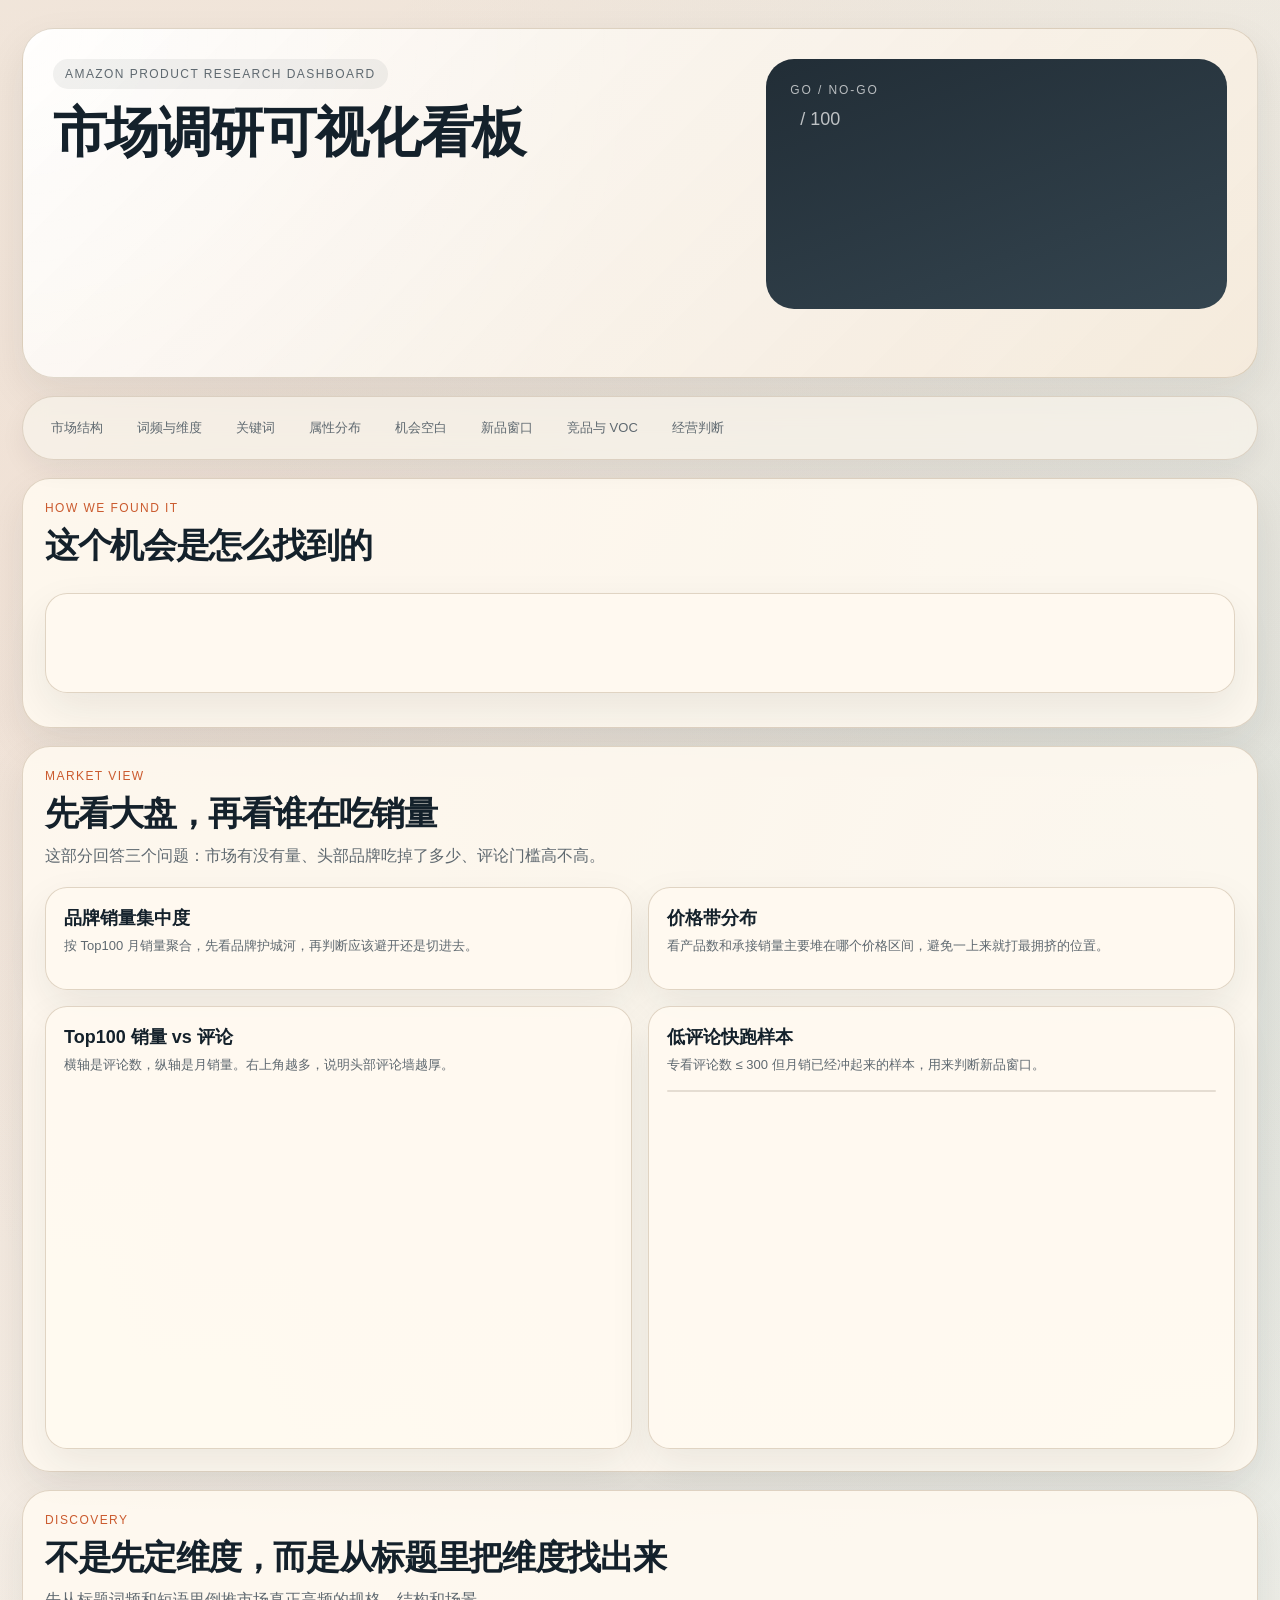
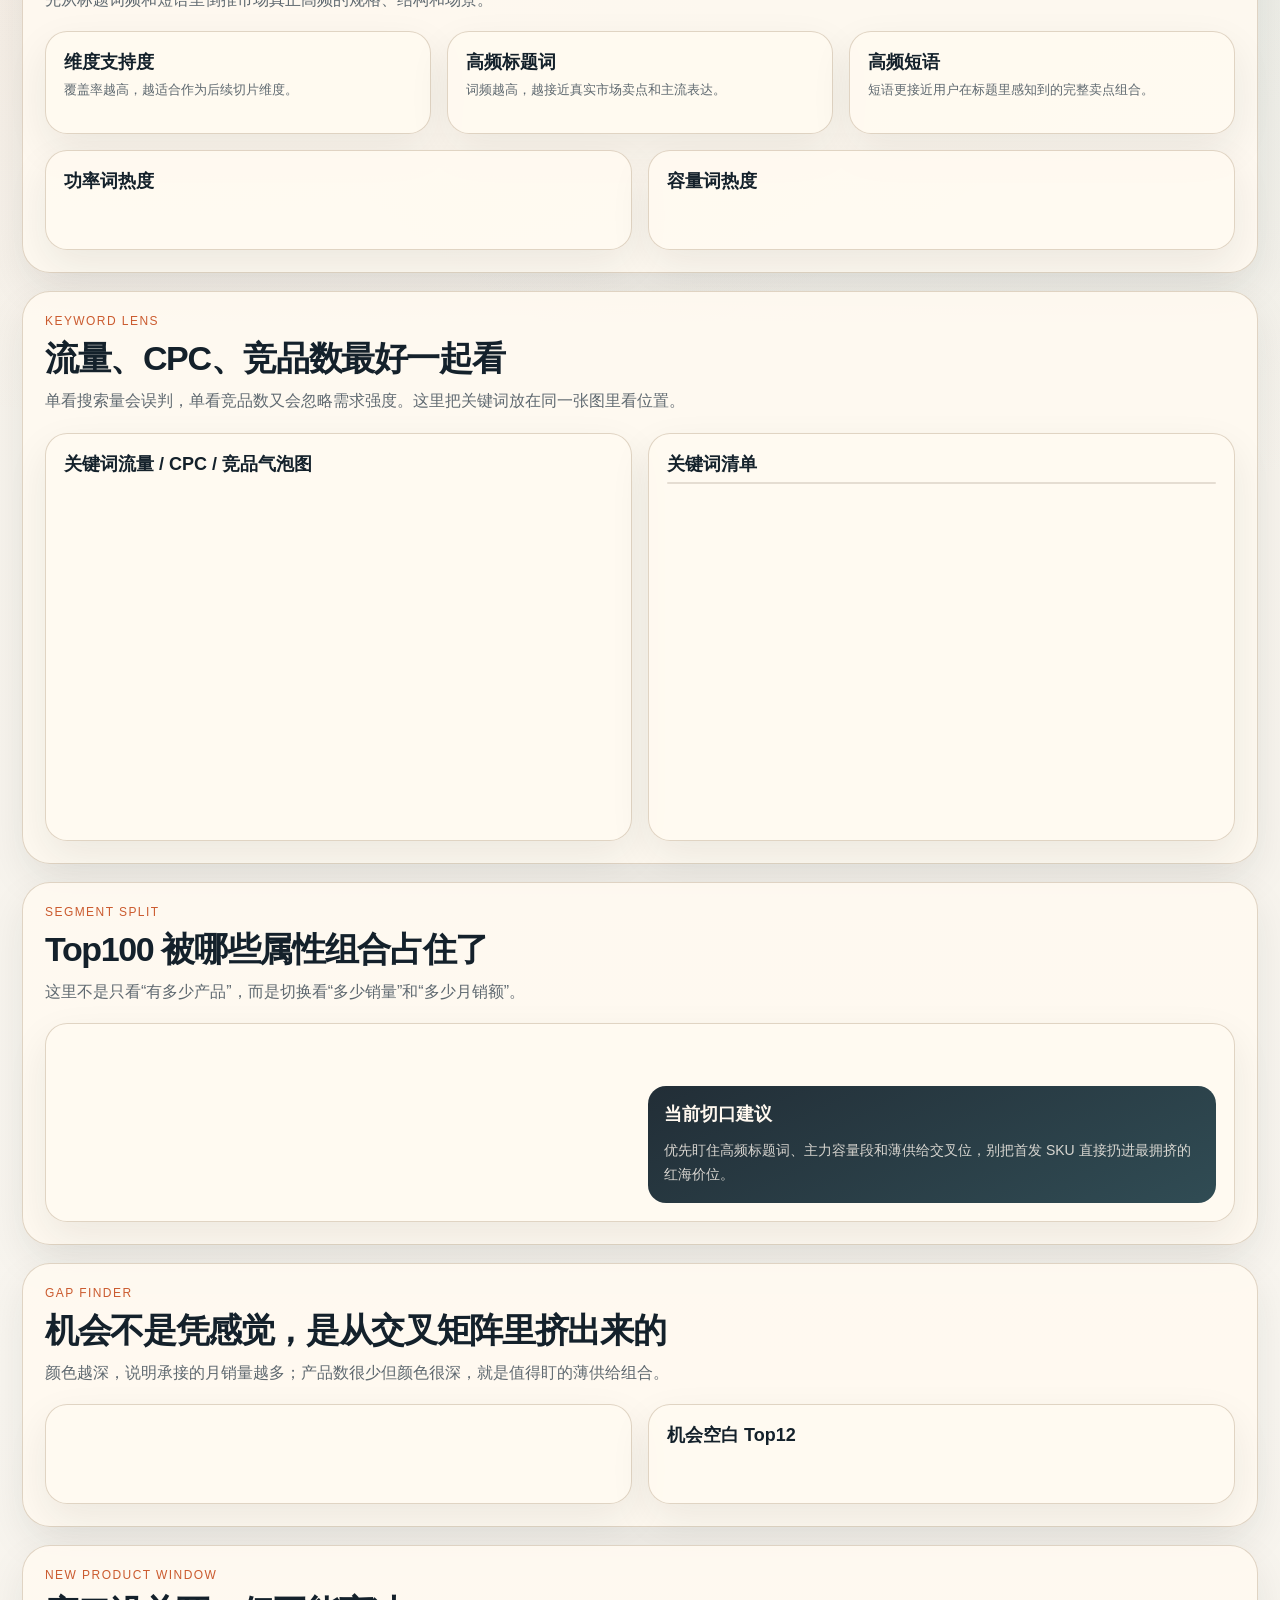
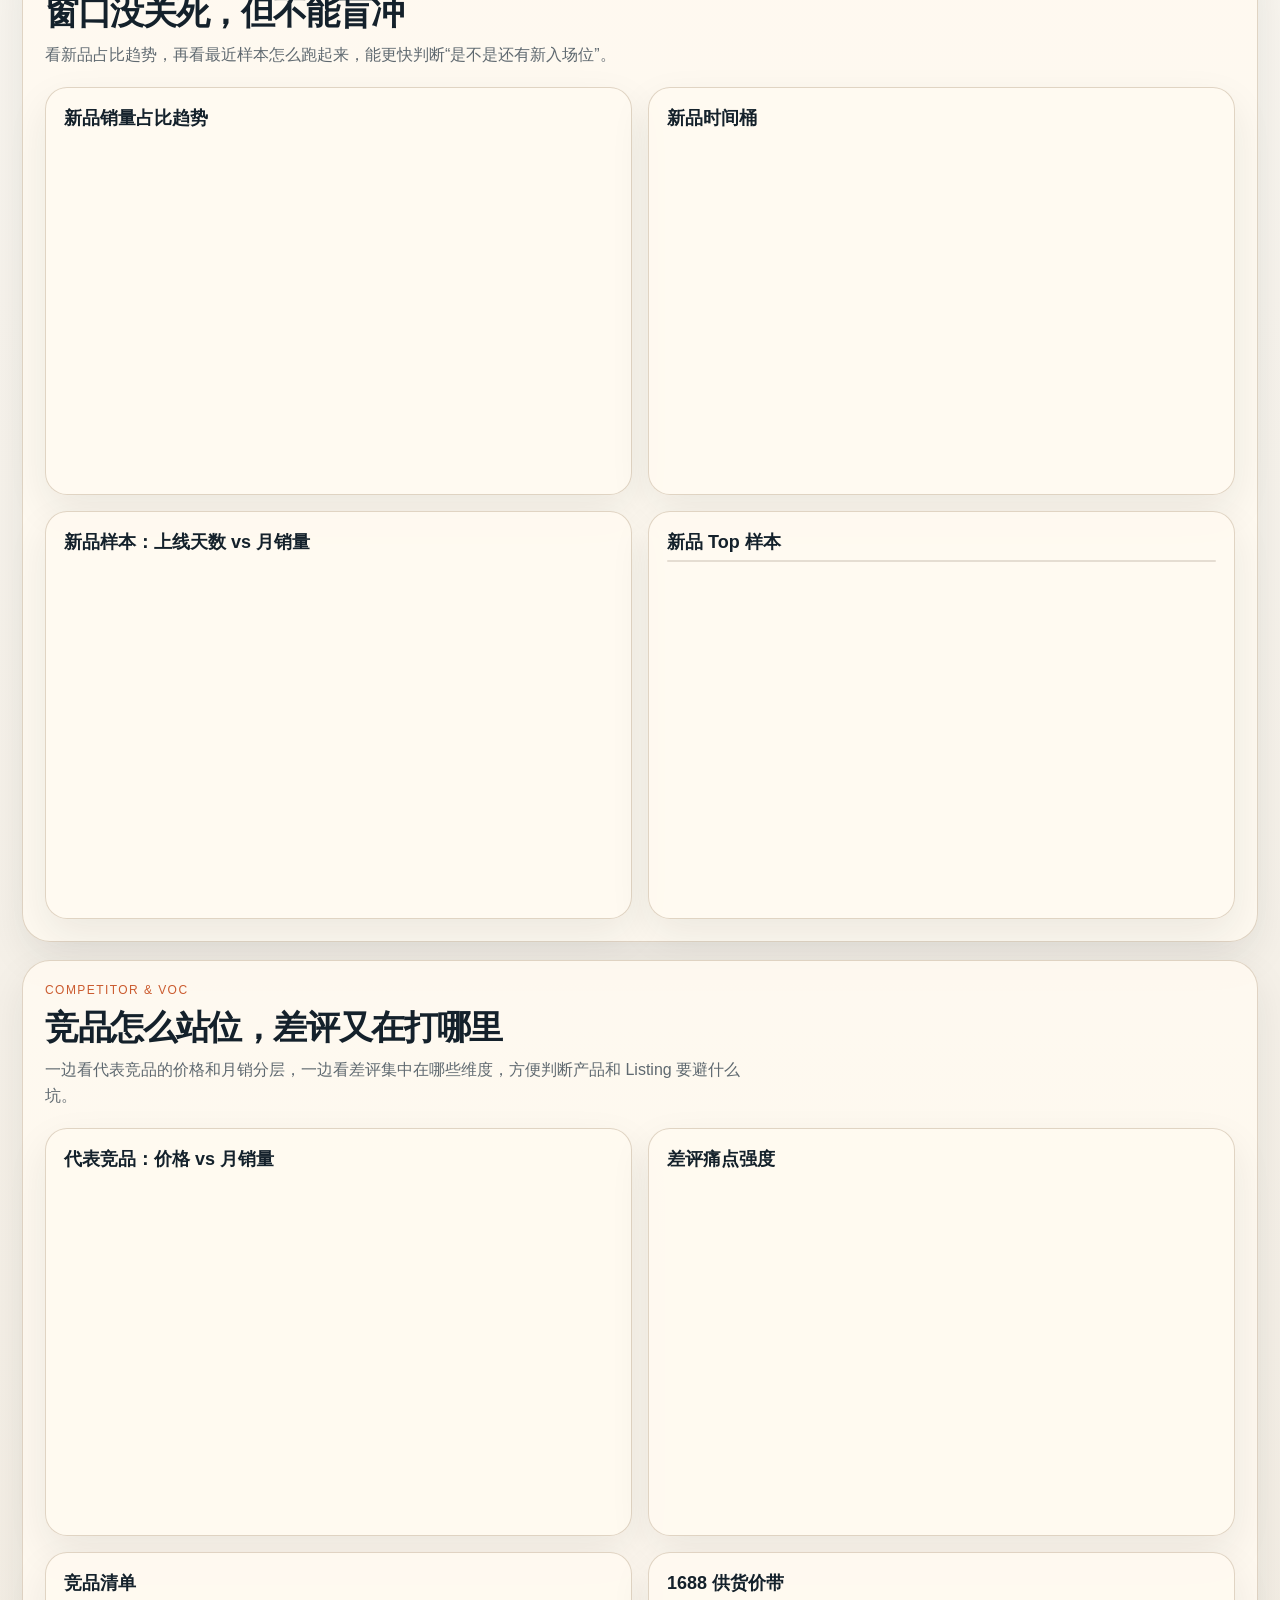
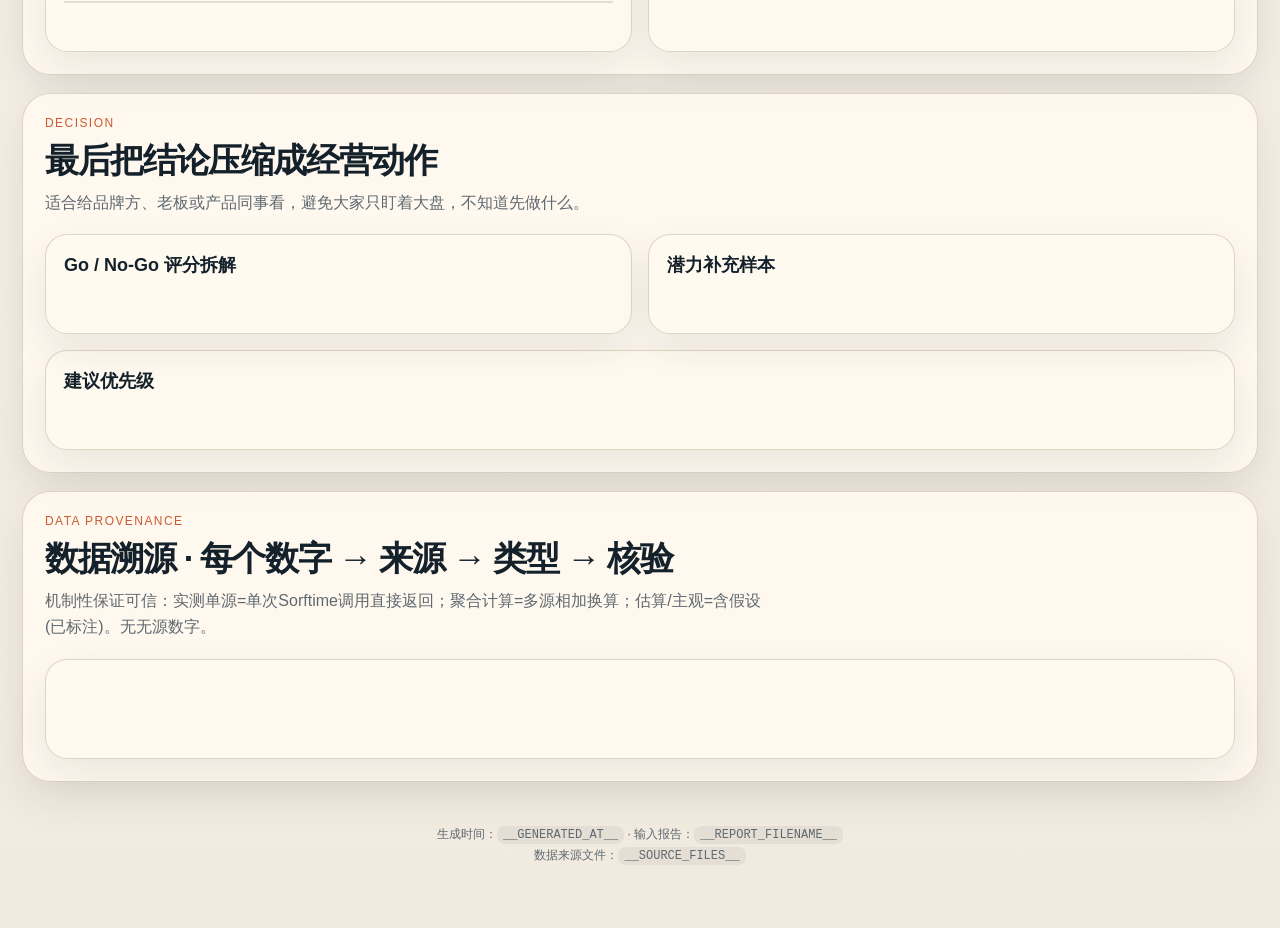
<file: skills/zach-product-research/assets/dashboard_template.html>
<!doctype html>
<html lang="zh-CN">
<head>
  <meta charset="utf-8" />
  <meta name="viewport" content="width=device-width, initial-scale=1" />
  <title>__PAGE_TITLE__</title>
  <style>
    :root {
      --bg: #f4efe6;
      --ink: #14212b;
      --muted: #5f6970;
      --line: #d8c8b3;
      --card: rgba(255, 250, 241, 0.88);
      --accent: #cb5b2f;
      --accent-2: #1f7a8c;
      --accent-3: #8a9447;
      --accent-4: #7c5c46;
      --shadow: 0 16px 40px rgba(20, 33, 43, 0.08);
    }
    * { box-sizing: border-box; }
    html { scroll-behavior: smooth; }
    body {
      margin: 0;
      font-family: "IBM Plex Sans", "PingFang SC", "Hiragino Sans GB", "Noto Sans SC", sans-serif;
      color: var(--ink);
      background:
        radial-gradient(circle at 15% 10%, rgba(203, 91, 47, 0.10), transparent 28%),
        radial-gradient(circle at 88% 16%, rgba(31, 122, 140, 0.10), transparent 24%),
        linear-gradient(180deg, #f3eee5 0%, #f8f5ef 52%, #f1eadf 100%);
      min-height: 100vh;
    }
    a { color: inherit; }
    .page { max-width: 1380px; margin: 0 auto; padding: 28px 22px 56px; }
    .hero {
      position: relative;
      overflow: hidden;
      background:
        linear-gradient(135deg, rgba(255,255,255,0.82), rgba(246, 235, 220, 0.92)),
        radial-gradient(circle at top left, rgba(255,255,255,0.75), transparent 48%);
      border: 1px solid rgba(187, 168, 143, 0.45);
      border-radius: 32px;
      box-shadow: var(--shadow);
      padding: 30px;
    }
    .hero-grid { display: grid; grid-template-columns: 1.5fr 1fr; gap: 22px; align-items: start; }
    .eyebrow {
      display: inline-flex;
      align-items: center;
      gap: 8px;
      padding: 8px 12px;
      border-radius: 999px;
      background: rgba(20, 33, 43, 0.06);
      color: var(--muted);
      font-size: 12px;
      letter-spacing: 0.12em;
      text-transform: uppercase;
    }
    h1 {
      margin: 16px 0 10px;
      font-size: clamp(32px, 5vw, 54px);
      line-height: 1.02;
      letter-spacing: -0.03em;
    }
    .hero p.lead { max-width: 780px; margin: 0 0 18px; color: var(--muted); font-size: 17px; line-height: 1.75; }
    .hero-insights { display: grid; gap: 10px; margin-top: 18px; }
    .insight-pill {
      display: flex;
      gap: 10px;
      align-items: flex-start;
      padding: 12px 14px;
      background: rgba(255,255,255,0.66);
      border: 1px solid rgba(187, 168, 143, 0.55);
      border-radius: 18px;
    }
    .insight-pill .index {
      flex: none;
      width: 26px;
      height: 26px;
      border-radius: 50%;
      display: inline-flex;
      align-items: center;
      justify-content: center;
      font-weight: 700;
      background: rgba(203, 91, 47, 0.12);
      color: var(--accent);
    }
    .hero-side { display: grid; gap: 16px; }
    .score-card {
      background: linear-gradient(160deg, rgba(20,33,43,0.94), rgba(40,58,70,0.94));
      color: #fef7ef;
      border-radius: 28px;
      padding: 24px;
      min-height: 250px;
    }
    .score-label { font-size: 12px; letter-spacing: 0.16em; color: rgba(255,255,255,0.68); text-transform: uppercase; }
    .score-number { display: flex; align-items: baseline; gap: 10px; margin: 12px 0 8px; }
    .score-number .value { font-size: clamp(56px, 7vw, 84px); line-height: 1; font-weight: 700; letter-spacing: -0.05em; }
    .score-number .suffix { font-size: 18px; color: rgba(255,255,255,0.7); }
    .score-subline { font-size: 18px; margin-bottom: 10px; }
    .focus-list { display: grid; gap: 8px; margin-top: 16px; }
    .focus-chip {
      padding: 10px 12px;
      border-radius: 14px;
      background: rgba(255,255,255,0.08);
      border: 1px solid rgba(255,255,255,0.12);
      font-size: 13px;
      line-height: 1.55;
    }
    .metric-band { display: grid; grid-template-columns: repeat(6, minmax(0, 1fr)); gap: 14px; margin-top: 22px; }
    .metric-card, .panel, .ring-card, .section-card {
      background: var(--card);
      border: 1px solid rgba(187, 168, 143, 0.46);
      box-shadow: var(--shadow);
    }
    .metric-card {
      padding: 16px;
      border-radius: 18px;
      box-shadow: 0 8px 24px rgba(20,33,43,0.04);
    }
    .metric-card .label { font-size: 12px; color: var(--muted); margin-bottom: 8px; }
    .metric-card .value { font-size: 30px; line-height: 1.05; font-weight: 700; margin-bottom: 6px; }
    .metric-card .desc { font-size: 13px; color: var(--muted); line-height: 1.55; }
    .ring-grid { display: grid; grid-template-columns: repeat(2, minmax(0, 1fr)); gap: 14px; }
    .ring-card {
      padding: 16px;
      border-radius: 18px;
      display: flex;
      align-items: center;
      gap: 14px;
      min-height: 124px;
    }
    .ring {
      --value: 50;
      --color: var(--accent);
      width: 74px;
      height: 74px;
      flex: none;
      border-radius: 50%;
      background:
        radial-gradient(circle at center, #fffaf3 0 54%, transparent 56%),
        conic-gradient(var(--color) calc(var(--value) * 1%), rgba(20,33,43,0.08) 0);
      display: inline-flex;
      align-items: center;
      justify-content: center;
      font-size: 13px;
      font-weight: 700;
      color: var(--ink);
    }
    .ring-meta .name { font-size: 13px; color: var(--muted); margin-bottom: 6px; }
    .ring-meta .display { font-size: 24px; font-weight: 700; margin-bottom: 6px; }
    .ring-meta .hint { font-size: 12px; color: var(--muted); line-height: 1.5; }
    .sticky-nav {
      position: sticky;
      top: 10px;
      z-index: 9;
      display: flex;
      flex-wrap: wrap;
      gap: 10px;
      margin: 18px 0 0;
      padding: 14px 16px;
      backdrop-filter: blur(12px);
      background: rgba(248, 244, 236, 0.72);
      border: 1px solid rgba(187,168,143,0.42);
      border-radius: 999px;
      box-shadow: 0 10px 26px rgba(20,33,43,0.06);
    }
    .sticky-nav a {
      text-decoration: none;
      padding: 8px 12px;
      border-radius: 999px;
      color: var(--muted);
      font-size: 13px;
    }
    .sticky-nav a:hover { background: rgba(203,91,47,0.10); color: var(--ink); }
    .sections { display: grid; gap: 18px; margin-top: 18px; }
    .section-card { border-radius: 28px; padding: 22px; }
    .section-head { display: flex; justify-content: space-between; gap: 16px; align-items: end; margin-bottom: 18px; }
    .section-head h2 { margin: 0 0 6px; font-size: clamp(24px, 3vw, 34px); letter-spacing: -0.04em; }
    .section-head p { margin: 0; color: var(--muted); line-height: 1.65; max-width: 720px; }
    .section-kicker { color: var(--accent); font-size: 12px; letter-spacing: 0.12em; text-transform: uppercase; margin-bottom: 8px; }
    .grid-2, .grid-3 { display: grid; gap: 16px; }
    .grid-2 { grid-template-columns: repeat(2, minmax(0, 1fr)); }
    .grid-3 { grid-template-columns: repeat(3, minmax(0, 1fr)); }
    .panel { border-radius: 22px; padding: 18px; min-height: 100px; }
    .panel h3 { margin: 0 0 6px; font-size: 18px; }
    .panel p.note { margin: 0 0 14px; font-size: 13px; color: var(--muted); line-height: 1.6; }
    .bar-list { display: grid; gap: 12px; }
    .bar-row { display: grid; gap: 6px; }
    .bar-meta { display: flex; justify-content: space-between; gap: 10px; align-items: baseline; font-size: 13px; }
    .bar-meta strong { font-size: 14px; }
    .bar-track { height: 10px; border-radius: 999px; background: rgba(20,33,43,0.08); overflow: hidden; }
    .bar-fill { height: 100%; border-radius: inherit; background: linear-gradient(90deg, var(--accent), #e09d53); }
    .bar-secondary { font-size: 12px; color: var(--muted); }
    .chip-cloud { display: flex; flex-wrap: wrap; gap: 10px; }
    .token-chip {
      padding: 8px 12px;
      border-radius: 999px;
      background: rgba(20,33,43,0.05);
      border: 1px solid rgba(187,168,143,0.45);
      color: var(--ink);
      line-height: 1;
      display: inline-flex;
      align-items: center;
      gap: 8px;
    }
    .token-chip small { color: var(--muted); font-size: 11px; }
    .plot { width: 100%; min-height: 340px; }
    .plot svg { width: 100%; height: auto; display: block; }
    .table-wrap {
      overflow: auto;
      border-radius: 18px;
      border: 1px solid rgba(187,168,143,0.38);
      background: rgba(255,255,255,0.7);
    }
    table { width: 100%; border-collapse: collapse; font-size: 13px; min-width: 700px; }
    th, td { padding: 11px 12px; border-bottom: 1px solid rgba(187,168,143,0.24); text-align: left; vertical-align: top; }
    th { position: sticky; top: 0; background: rgba(245, 236, 222, 0.98); font-weight: 700; color: #42332a; z-index: 1; }
    tbody tr:hover { background: rgba(203,91,47,0.05); }
    .controls { display: flex; flex-wrap: wrap; gap: 8px; margin-bottom: 14px; }
    .controls button {
      appearance: none;
      border: 1px solid rgba(187,168,143,0.55);
      background: rgba(255,255,255,0.76);
      color: var(--muted);
      border-radius: 999px;
      padding: 8px 12px;
      font: inherit;
      cursor: pointer;
    }
    .controls button.active, .controls button:hover {
      background: rgba(203,91,47,0.12);
      border-color: rgba(203,91,47,0.36);
      color: var(--ink);
    }
    .heatmap-grid { display: grid; border-radius: 18px; overflow: hidden; border: 1px solid rgba(187,168,143,0.36); }
    .heatmap-cell, .heatmap-header {
      min-height: 74px;
      padding: 10px;
      display: flex;
      flex-direction: column;
      justify-content: center;
      gap: 4px;
      border-right: 1px solid rgba(255,255,255,0.16);
      border-bottom: 1px solid rgba(255,255,255,0.16);
    }
    .heatmap-header { background: rgba(20,33,43,0.08); font-size: 12px; color: var(--muted); font-weight: 600; }
    .heatmap-cell strong { font-size: 14px; line-height: 1.1; }
    .heatmap-cell span { font-size: 11px; opacity: 0.84; }
    .opportunity-list { display: grid; gap: 10px; }
    .opportunity-card {
      padding: 14px 16px;
      border-radius: 18px;
      background: linear-gradient(135deg, rgba(255,255,255,0.86), rgba(246,235,220,0.86));
      border: 1px solid rgba(187,168,143,0.42);
    }
    .opportunity-card .topline { display: flex; justify-content: space-between; gap: 10px; margin-bottom: 8px; font-size: 12px; color: var(--muted); text-transform: uppercase; }
    .opportunity-card h4 { margin: 0 0 6px; font-size: 16px; }
    .opportunity-card p { margin: 0; color: var(--muted); font-size: 13px; line-height: 1.55; }
    .mini-grid { display: grid; gap: 12px; grid-template-columns: repeat(auto-fit, minmax(180px, 1fr)); }
    .mini-stat {
      padding: 14px;
      background: rgba(20,33,43,0.04);
      border: 1px solid rgba(187,168,143,0.36);
      border-radius: 18px;
    }
    .mini-stat .title { font-size: 12px; color: var(--muted); }
    .mini-stat .number { margin-top: 8px; font-size: 24px; font-weight: 700; }
    .quote-card {
      padding: 16px;
      border-radius: 18px;
      background: linear-gradient(155deg, rgba(20,33,43,0.94), rgba(26,57,67,0.9));
      color: #fff8ef;
    }
    .quote-card h3 { margin: 0 0 12px; }
    .quote-card p { margin: 0; color: rgba(255,248,239,0.82); line-height: 1.75; font-size: 14px; }
    .score-bars { display: grid; gap: 14px; }
    .score-row { display: grid; gap: 6px; }
    .score-row .meta { display: flex; justify-content: space-between; gap: 10px; align-items: baseline; }
    .score-row .desc { font-size: 12px; color: var(--muted); line-height: 1.55; }
    .recommend-grid { display: grid; gap: 14px; grid-template-columns: repeat(auto-fit, minmax(220px, 1fr)); }
    .recommend-card { padding: 18px; border-radius: 20px; border: 1px solid rgba(187,168,143,0.42); background: rgba(255,255,255,0.8); }
    .recommend-card .tier { display: inline-flex; padding: 6px 10px; border-radius: 999px; background: rgba(203,91,47,0.12); color: var(--accent); font-size: 12px; font-weight: 700; margin-bottom: 10px; }
    .recommend-card h4 { margin: 0 0 10px; font-size: 18px; }
    .recommend-card p, .recommend-card li { color: var(--muted); font-size: 13px; line-height: 1.65; }
    .recommend-card ul { margin: 10px 0 0; padding-left: 18px; }
    .footer { margin-top: 24px; padding: 18px 4px 8px; color: var(--muted); font-size: 12px; line-height: 1.7; text-align: center; }
    .footer code { background: rgba(20,33,43,0.06); border-radius: 8px; padding: 2px 6px; }
    @media (max-width: 1160px) {
      .hero-grid, .grid-2, .grid-3, .metric-band, .ring-grid { grid-template-columns: 1fr 1fr; }
    }
    @media (max-width: 820px) {
      .page { padding: 18px 14px 36px; }
      .hero { padding: 20px; }
      .hero-grid, .grid-2, .grid-3, .metric-band, .ring-grid { grid-template-columns: 1fr; }
      .section-head { flex-direction: column; align-items: start; }
      .sticky-nav { border-radius: 24px; top: 8px; }
      h1 { font-size: 36px; }
    }
  </style>
</head>
<body>
  <div class="page">
    <header class="hero" id="top">
      <div class="hero-grid">
        <div>
          <div class="eyebrow">Amazon Product Research Dashboard</div>
          <h1>市场调研可视化看板</h1>
          <div class="hero-insights" id="heroInsights"></div>
        </div>
        <div class="hero-side">
          <div class="score-card">
            <div class="score-label">Go / No-Go</div>
            <div class="score-number">
              <div class="value" id="scoreValue"></div>
              <div class="suffix" id="scoreSuffix">/ 100</div>
            </div>
            <div class="score-subline" id="scoreVerdict"></div>
            <div style="color: rgba(255,255,255,0.72); line-height: 1.65;" id="scoreSubline"></div>
            <div class="focus-list" id="heroFocus"></div>
          </div>
          <div class="ring-grid" id="ringGrid"></div>
        </div>
      </div>
      <div class="metric-band" id="metricBand"></div>
    </header>

    <nav class="sticky-nav">
      <a href="#market">市场结构</a>
      <a href="#discovery">词频与维度</a>
      <a href="#keywords">关键词</a>
      <a href="#segments">属性分布</a>
      <a href="#opportunity">机会空白</a>
      <a href="#newcomers">新品窗口</a>
      <a href="#competition">竞品与 VOC</a>
      <a href="#decision">经营判断</a>
    </nav>

    <main class="sections">
      <section class="section-card" id="discovery-path">
        <div class="section-head"><div>
          <div class="section-kicker">How We Found It</div>
          <h2 id="dpTitle">这个机会是怎么找到的</h2>
          <p id="dpPrinciple"></p>
        </div></div>
        <div class="panel"><ol id="dpSteps" style="margin:0;padding-left:20px;line-height:1.8;font-size:14px"></ol></div>
        <p id="dpNote" style="font-size:12px;color:var(--muted);margin-top:10px"></p>
      </section>

      <section class="section-card" id="market">
        <div class="section-head">
          <div>
            <div class="section-kicker">Market View</div>
            <h2>先看大盘，再看谁在吃销量</h2>
            <p>这部分回答三个问题：市场有没有量、头部品牌吃掉了多少、评论门槛高不高。</p>
          </div>
        </div>
        <div class="grid-2">
          <div class="panel">
            <h3>品牌销量集中度</h3>
            <p class="note">按 Top100 月销量聚合，先看品牌护城河，再判断应该避开还是切进去。</p>
            <div id="brandChart" class="bar-list"></div>
          </div>
          <div class="panel">
            <h3>价格带分布</h3>
            <p class="note">看产品数和承接销量主要堆在哪个价格区间，避免一上来就打最拥挤的位置。</p>
            <div id="priceHistogram" class="bar-list"></div>
          </div>
        </div>
        <div class="grid-2" style="margin-top: 16px;">
          <div class="panel">
            <h3>Top100 销量 vs 评论</h3>
            <p class="note">横轴是评论数，纵轴是月销量。右上角越多，说明头部评论墙越厚。</p>
            <div id="topProductsScatter" class="plot"></div>
          </div>
          <div class="panel">
            <h3>低评论快跑样本</h3>
            <p class="note">专看评论数 ≤ 300 但月销已经冲起来的样本，用来判断新品窗口。</p>
            <div class="table-wrap"><table id="lowReviewTable"></table></div>
          </div>
        </div>
      </section>

      <section class="section-card" id="discovery">
        <div class="section-head">
          <div>
            <div class="section-kicker">Discovery</div>
            <h2>不是先定维度，而是从标题里把维度找出来</h2>
            <p>先从标题词频和短语里倒推市场真正高频的规格、结构和场景。</p>
          </div>
        </div>
        <div class="grid-3">
          <div class="panel">
            <h3>维度支持度</h3>
            <p class="note">覆盖率越高，越适合作为后续切片维度。</p>
            <div id="dimensionSupport" class="bar-list"></div>
          </div>
          <div class="panel">
            <h3>高频标题词</h3>
            <p class="note">词频越高，越接近真实市场卖点和主流表达。</p>
            <div id="tokenCloud" class="chip-cloud"></div>
          </div>
          <div class="panel">
            <h3>高频短语</h3>
            <p class="note">短语更接近用户在标题里感知到的完整卖点组合。</p>
            <div id="phraseCloud" class="chip-cloud"></div>
          </div>
        </div>
        <div class="grid-2" style="margin-top: 16px;">
          <div class="panel">
            <h3>功率词热度</h3>
            <div id="wattsChart" class="bar-list"></div>
          </div>
          <div class="panel">
            <h3>容量词热度</h3>
            <div id="capacityChart" class="bar-list"></div>
          </div>
        </div>
      </section>

      <section class="section-card" id="keywords">
        <div class="section-head">
          <div>
            <div class="section-kicker">Keyword Lens</div>
            <h2>流量、CPC、竞品数最好一起看</h2>
            <p>单看搜索量会误判，单看竞品数又会忽略需求强度。这里把关键词放在同一张图里看位置。</p>
          </div>
        </div>
        <div class="grid-2">
          <div class="panel">
            <h3>关键词流量 / CPC / 竞品气泡图</h3>
            <div id="keywordScatter" class="plot"></div>
          </div>
          <div class="panel">
            <h3>关键词清单</h3>
            <div class="table-wrap"><table id="keywordTable"></table></div>
          </div>
        </div>
      </section>

      <section class="section-card" id="segments">
        <div class="section-head">
          <div>
            <div class="section-kicker">Segment Split</div>
            <h2>Top100 被哪些属性组合占住了</h2>
            <p>这里不是只看“有多少产品”，而是切换看“多少销量”和“多少月销额”。</p>
          </div>
        </div>
        <div class="panel">
          <div class="controls" id="distributionDimensionControls"></div>
          <div class="controls" id="distributionMetricControls"></div>
          <div class="grid-2">
            <div><div id="distributionChart" class="bar-list"></div></div>
            <div>
              <div class="mini-grid" id="distributionStats"></div>
              <div class="quote-card" style="margin-top: 16px;">
                <h3>当前切口建议</h3>
                <p>优先盯住高频标题词、主力容量段和薄供给交叉位，别把首发 SKU 直接扔进最拥挤的红海价位。</p>
              </div>
            </div>
          </div>
        </div>
      </section>

      <section class="section-card" id="opportunity">
        <div class="section-head">
          <div>
            <div class="section-kicker">Gap Finder</div>
            <h2>机会不是凭感觉，是从交叉矩阵里挤出来的</h2>
            <p>颜色越深，说明承接的月销量越多；产品数很少但颜色很深，就是值得盯的薄供给组合。</p>
          </div>
        </div>
        <div class="grid-2">
          <div class="panel">
            <div class="controls" id="matrixControls"></div>
            <div id="heatmapPanel"></div>
          </div>
          <div class="panel">
            <h3>机会空白 Top12</h3>
            <div class="opportunity-list" id="gapList"></div>
          </div>
        </div>
      </section>

      <section class="section-card" id="newcomers">
        <div class="section-head">
          <div>
            <div class="section-kicker">New Product Window</div>
            <h2>窗口没关死，但不能盲冲</h2>
            <p>看新品占比趋势，再看最近样本怎么跑起来，能更快判断“是不是还有新入场位”。</p>
          </div>
        </div>
        <div class="grid-2">
          <div class="panel">
            <h3>新品销量占比趋势</h3>
            <div id="newProductTrend" class="plot"></div>
          </div>
          <div class="panel">
            <h3>新品时间桶</h3>
            <div id="newProductBuckets" class="bar-list"></div>
          </div>
        </div>
        <div class="grid-2" style="margin-top: 16px;">
          <div class="panel">
            <h3>新品样本：上线天数 vs 月销量</h3>
            <div id="newProductScatter" class="plot"></div>
          </div>
          <div class="panel">
            <h3>新品 Top 样本</h3>
            <div class="table-wrap"><table id="newProductTable"></table></div>
          </div>
        </div>
      </section>

      <section class="section-card" id="competition">
        <div class="section-head">
          <div>
            <div class="section-kicker">Competitor & VOC</div>
            <h2>竞品怎么站位，差评又在打哪里</h2>
            <p>一边看代表竞品的价格和月销分层，一边看差评集中在哪些维度，方便判断产品和 Listing 要避什么坑。</p>
          </div>
        </div>
        <div class="grid-2">
          <div class="panel">
            <h3>代表竞品：价格 vs 月销量</h3>
            <div id="competitorScatter" class="plot"></div>
          </div>
          <div class="panel">
            <h3>差评痛点强度</h3>
            <div id="painChart" class="bar-list"></div>
          </div>
        </div>
        <div class="grid-2" style="margin-top: 16px;">
          <div class="panel">
            <h3>竞品清单</h3>
            <div class="table-wrap"><table id="competitorTable"></table></div>
          </div>
          <div class="panel">
            <h3>1688 供货价带</h3>
            <div id="procurementCards" class="mini-grid"></div>
          </div>
        </div>
      </section>

      <section class="section-card" id="decision">
        <div class="section-head">
          <div>
            <div class="section-kicker">Decision</div>
            <h2>最后把结论压缩成经营动作</h2>
            <p>适合给品牌方、老板或产品同事看，避免大家只盯着大盘，不知道先做什么。</p>
          </div>
        </div>
        <div class="grid-2">
          <div class="panel">
            <h3>Go / No-Go 评分拆解</h3>
            <div class="score-bars" id="scoreBars"></div>
          </div>
          <div class="panel">
            <h3>潜力补充样本</h3>
            <div id="potentialProducts" class="bar-list"></div>
          </div>
        </div>
        <div class="panel" style="margin-top: 16px;">
          <h3>建议优先级</h3>
          <div class="recommend-grid" id="recommendGrid"></div>
        </div>
      </section>
      <section class="section-card" id="audit">
        <div class="section-head"><div>
          <div class="section-kicker">Data Provenance</div>
          <h2>数据溯源 · 每个数字 → 来源 → 类型 → 核验</h2>
          <p>机制性保证可信：实测单源=单次Sorftime调用直接返回；聚合计算=多源相加换算；估算/主观=含假设(已标注)。无无源数字。</p>
        </div></div>
        <div class="panel"><div id="auditTable"></div></div>
      </section>
    </main>

    <div class="footer">
      生成时间：<code>__GENERATED_AT__</code> · 输入报告：<code>__REPORT_FILENAME__</code><br />
      数据来源文件：<code>__SOURCE_FILES__</code>
    </div>
  </div>

  <script>
    const DATA = __DATA_JSON__;
    const palette = ["#cb5b2f", "#1f7a8c", "#8a9447", "#7c5c46", "#d49a43", "#526d82", "#a25a4b"];
    const keywordColors = {
      "品类大词": "#cb5b2f",
      "属性词": "#1f7a8c",
      "规格词": "#8a9447",
      "场景词": "#7c5c46"
    };

    function escapeHtml(value) {
      return String(value ?? "")
        .replace(/&/g, "&amp;")
        .replace(/</g, "&lt;")
        .replace(/>/g, "&gt;")
        .replace(/"/g, "&quot;")
        .replace(/'/g, "&#39;");
    }

    function formatNumber(value) {
      return new Intl.NumberFormat("zh-CN").format(Math.round(Number(value || 0)));
    }

    function formatMoney(value) {
      return "$" + new Intl.NumberFormat("zh-CN", {
        minimumFractionDigits: Number(value) < 100 ? 2 : 0,
        maximumFractionDigits: Number(value) < 100 ? 2 : 0
      }).format(Number(value || 0));
    }

    function compact(value) {
      const numeric = Number(value || 0);
      const abs = Math.abs(numeric);
      if (abs >= 1000000) return (numeric / 1000000).toFixed(1) + "M";
      if (abs >= 1000) return (numeric / 1000).toFixed(1) + "K";
      return String(Math.round(numeric));
    }

    function percent(value, digits = 1) {
      return Number(value || 0).toFixed(digits) + "%";
    }

    function toggleSection(id, show) {
      const element = document.getElementById(id);
      if (element) {
        element.style.display = show ? "" : "none";
      }
    }

    function renderMetricBand() {
      const rows = DATA.marketOverview || [];
      document.getElementById("metricBand").innerHTML = rows.map((item) => `
        <div class="metric-card">
          <div class="label">${escapeHtml(item["指标"])}</div>
          <div class="value">${escapeHtml(item["数值"])}</div>
          <div class="desc">${escapeHtml(item["说明"])}</div>
        </div>
      `).join("");
    }

    function renderHero() {
      const scoreDisplay = DATA.hero?.scoreDisplay ?? (DATA.hero?.score ?? 0);
      document.getElementById("scoreValue").textContent = scoreDisplay;
      document.getElementById("scoreSuffix").textContent = scoreDisplay === "—" ? "" : "/ 100";
      document.getElementById("scoreVerdict").textContent = DATA.hero?.verdict ?? "";
      document.getElementById("scoreSubline").textContent = DATA.hero?.subline ?? "";
      const insights = DATA.hero?.insights || [];
      const heroInsights = document.getElementById("heroInsights");
      heroInsights.innerHTML = insights.map((item, index) => `
        <div class="insight-pill">
          <div class="index">${index + 1}</div>
          <div>${escapeHtml(item)}</div>
        </div>
      `).join("");
      heroInsights.style.display = insights.length ? "" : "none";
      const focusItems = DATA.hero?.focus || [];
      const heroFocus = document.getElementById("heroFocus");
      heroFocus.innerHTML = focusItems.map((item) => `
        <div class="focus-chip">${escapeHtml(item)}</div>
      `).join("");
      heroFocus.style.display = focusItems.length ? "" : "none";
      const ringItems = (DATA.rings || []).filter((item) => item.display !== "—");
      const ringGrid = document.getElementById("ringGrid");
      ringGrid.innerHTML = ringItems.map((item) => `
        <div class="ring-card">
          <div class="ring" style="--value:${item.value || 0}; --color:${item.color || '#cb5b2f'};">${escapeHtml(item.display)}</div>
          <div class="ring-meta">
            <div class="name">${escapeHtml(item.label)}</div>
            <div class="display">${escapeHtml(item.display)}</div>
            <div class="hint">${escapeHtml(item.hint || "")}</div>
          </div>
        </div>
      `).join("");
      ringGrid.style.display = ringItems.length ? "" : "none";
    }

    function renderBarList(containerId, items, options = {}) {
      const container = document.getElementById(containerId);
      if (!container) return;
      const {
        labelKey = "label",
        valueKey = "sales",
        formatter = compact,
        secondary = null,
        colorize = null
      } = options;
      const values = items.map((item) => Number(item[valueKey] || 0));
      const maxValue = Math.max(...values, 1);
      container.innerHTML = items.map((item, index) => {
        const rawValue = Number(item[valueKey] || 0);
        const width = maxValue ? (rawValue / maxValue) * 100 : 0;
        const secondaryText = secondary ? secondary(item) : "";
        const barColor = colorize ? colorize(item, index) : palette[index % palette.length];
        return `
          <div class="bar-row">
            <div class="bar-meta">
              <span>${escapeHtml(item[labelKey])}</span>
              <strong>${escapeHtml(formatter(rawValue, item))}</strong>
            </div>
            <div class="bar-track"><div class="bar-fill" style="width:${width}%; background: linear-gradient(90deg, ${barColor}, rgba(224,157,83,0.9));"></div></div>
            ${secondaryText ? `<div class="bar-secondary">${secondaryText}</div>` : ""}
          </div>
        `;
      }).join("");
    }

    function renderTable(tableId, columns, rows) {
      const table = document.getElementById(tableId);
      if (!table) return;
      table.innerHTML = `<thead><tr>${columns.map((col) => `<th>${escapeHtml(col.label)}</th>`).join("")}</tr></thead><tbody>${
        rows.map((row) => `<tr>${columns.map((col) => `<td>${escapeHtml(col.render ? col.render(row) : row[col.key])}</td>`).join("")}</tr>`).join("")
      }</tbody>`;
    }

    function renderTokenCloud(containerId, items) {
      const container = document.getElementById(containerId);
      if (!container) return;
      const maxValue = Math.max(...items.map((item) => item[1]), 1);
      container.innerHTML = items.map((item, index) => {
        const size = 12 + (item[1] / maxValue) * 12;
        const color = palette[index % palette.length];
        return `<span class="token-chip" style="font-size:${size}px; background:${color}1a; border-color:${color}33;">${escapeHtml(item[0])}<small>${item[1]}</small></span>`;
      }).join("");
    }

    function renderScatter(containerId, points, config) {
      const container = document.getElementById(containerId);
      if (!container || !points.length) return;
      const width = Math.max(container.clientWidth || 560, 560);
      const height = 340;
      const pad = { top: 18, right: 26, bottom: 44, left: 56 };
      const transformX = config.xLog ? (value) => Math.log10(Number(value || 0) + 1) : (value) => Number(value || 0);
      const xValues = points.map((point) => transformX(point[config.xKey]));
      const yValues = points.map((point) => Number(point[config.yKey] || 0));
      const sizeValues = points.map((point) => Number(point[config.sizeKey] || 0));
      const maxX = Math.max(...xValues, 1);
      const maxY = Math.max(...yValues, 1);
      const maxSize = Math.max(...sizeValues, 1);
      const innerW = width - pad.left - pad.right;
      const innerH = height - pad.top - pad.bottom;

      const pointMarkup = points.map((point, index) => {
        const x = pad.left + (transformX(point[config.xKey]) / maxX) * innerW;
        const y = pad.top + innerH - ((Number(point[config.yKey] || 0)) / maxY) * innerH;
        const r = 6 + (Math.sqrt(Number(point[config.sizeKey] || 0)) / Math.sqrt(maxSize)) * 14;
        const fill = config.colorFn ? config.colorFn(point, index) : palette[index % palette.length];
        const label = config.labelFn ? config.labelFn(point, index) : point.label;
        const showLabel = config.showLabel ? config.showLabel(point, index) : index < 6;
        const tooltip = [
          label,
          `${config.xLabel}: ${config.xFormatter ? config.xFormatter(point[config.xKey]) : point[config.xKey]}`,
          `${config.yLabel}: ${config.yFormatter ? config.yFormatter(point[config.yKey]) : point[config.yKey]}`,
          config.sizeLabel ? `${config.sizeLabel}: ${config.sizeFormatter ? config.sizeFormatter(point[config.sizeKey]) : point[config.sizeKey]}` : ""
        ].filter(Boolean).join(" | ");
        return `<g>
          <circle cx="${x}" cy="${y}" r="${r}" fill="${fill}" fill-opacity="0.72" stroke="rgba(20,33,43,0.28)" stroke-width="1">
            <title>${escapeHtml(tooltip)}</title>
          </circle>
          ${showLabel ? `<text x="${x + r + 6}" y="${y - 8}" font-size="11" fill="#5f6970">${escapeHtml(label)}</text>` : ""}
        </g>`;
      }).join("");

      const invX = (frac) => config.xLog ? Math.round(Math.pow(10, frac*maxX)-1) : Math.round(frac*maxX);
      const fmtX = (v) => config.xFormatter ? config.xFormatter(v) : v;
      const fmtY = (v) => config.yFormatter ? config.yFormatter(v) : v;
      const xticks = [0,0.5,1].map(f=>`<text x="${pad.left+f*innerW}" y="${height-pad.bottom+15}" text-anchor="middle" font-size="10" fill="#9aa3ab">${escapeHtml(String(fmtX(invX(f))))}</text>`).join("");
      const yticks = [0,0.5,1].map(f=>`<text x="${pad.left-6}" y="${pad.top+innerH-f*innerH+3}" text-anchor="end" font-size="10" fill="#9aa3ab">${escapeHtml(String(fmtY(Math.round(f*maxY))))}</text>`).join("");
      container.innerHTML = `<svg viewBox="0 0 ${width} ${height}">
        <line x1="${pad.left}" y1="${height - pad.bottom}" x2="${width - pad.right}" y2="${height - pad.bottom}" stroke="rgba(20,33,43,0.22)" />
        <line x1="${pad.left}" y1="${pad.top}" x2="${pad.left}" y2="${height - pad.bottom}" stroke="rgba(20,33,43,0.22)" />
        ${xticks}${yticks}
        <text x="${width / 2}" y="${height - 10}" text-anchor="middle" font-size="12" fill="#5f6970">${escapeHtml(config.xLabel)}</text>
        <text x="16" y="${height / 2}" text-anchor="middle" transform="rotate(-90 16 ${height / 2})" font-size="12" fill="#5f6970">${escapeHtml(config.yLabel)}</text>
        ${pointMarkup}
      </svg>`;
    }

    function renderLineChart(containerId, points) {
      const container = document.getElementById(containerId);
      if (!container || !points.length) return;
      const width = Math.max(container.clientWidth || 560, 560);
      const height = 320;
      const pad = { top: 18, right: 20, bottom: 52, left: 50 };
      const maxValue = Math.max(...points.map((point) => Number(point.share || 0)), 1);
      const innerW = width - pad.left - pad.right;
      const innerH = height - pad.top - pad.bottom;
      const coords = points.map((point, index) => ({
        x: pad.left + (points.length === 1 ? 0.5 : index / (points.length - 1)) * innerW,
        y: pad.top + innerH - (Number(point.share || 0) / maxValue) * innerH,
        point
      }));
      const path = coords.map((coord, index) => `${index === 0 ? "M" : "L"} ${coord.x} ${coord.y}`).join(" ");
      const invX = (frac) => config.xLog ? Math.round(Math.pow(10, frac*maxX)-1) : Math.round(frac*maxX);
      const fmtX = (v) => config.xFormatter ? config.xFormatter(v) : v;
      const fmtY = (v) => config.yFormatter ? config.yFormatter(v) : v;
      const xticks = [0,0.5,1].map(f=>`<text x="${pad.left+f*innerW}" y="${height-pad.bottom+15}" text-anchor="middle" font-size="10" fill="#9aa3ab">${escapeHtml(String(fmtX(invX(f))))}</text>`).join("");
      const yticks = [0,0.5,1].map(f=>`<text x="${pad.left-6}" y="${pad.top+innerH-f*innerH+3}" text-anchor="end" font-size="10" fill="#9aa3ab">${escapeHtml(String(fmtY(Math.round(f*maxY))))}</text>`).join("");
      container.innerHTML = `<svg viewBox="0 0 ${width} ${height}">
        <line x1="${pad.left}" y1="${height - pad.bottom}" x2="${width - pad.right}" y2="${height - pad.bottom}" stroke="rgba(20,33,43,0.22)" />
        <line x1="${pad.left}" y1="${pad.top}" x2="${pad.left}" y2="${height - pad.bottom}" stroke="rgba(20,33,43,0.22)" />
        ${xticks}${yticks}
        <path d="${path}" fill="none" stroke="#cb5b2f" stroke-width="4" stroke-linecap="round" />
        ${coords.map((coord, index) => `
          <g>
            <circle cx="${coord.x}" cy="${coord.y}" r="4.8" fill="#cb5b2f"><title>${escapeHtml(coord.point.month)} | ${percent(coord.point.share, 2)}</title></circle>
            ${(index === 0 || index === coords.length - 1 || index % Math.max(1, Math.floor(coords.length / 6)) === 0) ? `<text x="${coord.x}" y="${height - 20}" text-anchor="middle" font-size="11" fill="#5f6970">${escapeHtml(coord.point.month)}</text>` : ""}
          </g>
        `).join("")}
      </svg>`;
    }

    function renderHeatmap(matrix) {
      const container = document.getElementById("heatmapPanel");
      if (!container || !matrix) return;
      const cellMap = {};
      matrix.cells.forEach((cell) => { cellMap[`${cell.row}__${cell.col}`] = cell; });
      const maxSales = Math.max(...matrix.cells.map((cell) => Number(cell.sales || 0)), 1);
      let markup = `<div class="heatmap-grid" style="grid-template-columns: 160px repeat(${matrix.cols.length}, minmax(120px, 1fr));">`;
      markup += `<div class="heatmap-header">${escapeHtml(matrix.rowLabel)} \\ ${escapeHtml(matrix.colLabel)}</div>`;
      matrix.cols.forEach((col) => { markup += `<div class="heatmap-header">${escapeHtml(col)}</div>`; });
      matrix.rows.forEach((row) => {
        markup += `<div class="heatmap-header">${escapeHtml(row)}</div>`;
        matrix.cols.forEach((col) => {
          const cell = cellMap[`${row}__${col}`];
          const sales = cell ? Number(cell.sales || 0) : 0;
          const count = cell ? Number(cell.count || 0) : 0;
          const alpha = sales ? 0.12 + (Math.log10(sales + 1) / Math.log10(maxSales + 1)) * 0.68 : 0.04;
          markup += `<div class="heatmap-cell" style="background: rgba(203,91,47,${alpha.toFixed(3)}); color:${sales > maxSales * 0.45 ? '#fffaf3' : '#14212b'};">
            <strong>${sales ? compact(sales) : "—"}</strong>
            <span>${count ? `${count} 个产品` : "无样本"}</span>
          </div>`;
        });
      });
      markup += "</div>";
      container.innerHTML = markup;
    }

    const distributionState = {
      dimension: Object.keys(DATA.distributions || {})[0] || "",
      metric: "sales"
    };
    const matrixState = { active: (DATA.matrices || [])[0]?.name || "" };

    function renderDistributionControls() {
      const dimensions = Object.keys(DATA.distributions || {});
      const dimWrap = document.getElementById("distributionDimensionControls");
      const metricWrap = document.getElementById("distributionMetricControls");
      if (!dimWrap || !metricWrap || !dimensions.length) return;
      if (!distributionState.dimension) distributionState.dimension = dimensions[0];
      dimWrap.innerHTML = dimensions.map((name) => `<button class="${name === distributionState.dimension ? 'active' : ''}" data-dimension="${escapeHtml(name)}">${escapeHtml(name)}</button>`).join("");
      dimWrap.querySelectorAll("button").forEach((button) => {
        button.addEventListener("click", () => {
          distributionState.dimension = button.dataset.dimension;
          renderDistributionControls();
          renderDistributionChart();
        });
      });
      const metrics = [
        { key: "sales", label: "按月销量" },
        { key: "count", label: "按产品数" },
        { key: "revenue", label: "按月销额" }
      ];
      metricWrap.innerHTML = metrics.map((metric) => `<button class="${metric.key === distributionState.metric ? 'active' : ''}" data-metric="${metric.key}">${metric.label}</button>`).join("");
      metricWrap.querySelectorAll("button").forEach((button) => {
        button.addEventListener("click", () => {
          distributionState.metric = button.dataset.metric;
          renderDistributionControls();
          renderDistributionChart();
        });
      });
    }

    function renderDistributionChart() {
      const items = [...(DATA.distributions?.[distributionState.dimension] || [])].sort((a, b) => Number(b[distributionState.metric] || 0) - Number(a[distributionState.metric] || 0));
      renderBarList("distributionChart", items, {
        labelKey: "label",
        valueKey: distributionState.metric,
        formatter: (value) => distributionState.metric === "revenue" ? formatMoney(value) : distributionState.metric === "count" ? formatNumber(value) : compact(value),
        secondary: (item) => `产品数 ${formatNumber(item.count)} · 月销量 ${compact(item.sales)} · 月销额 ${formatMoney(item.revenue)}`
      });
      document.getElementById("distributionStats").innerHTML = items.slice(0, 4).map((item) => `
        <div class="mini-stat">
          <div class="title">${escapeHtml(item.label)}</div>
          <div class="number">${distributionState.metric === "revenue" ? formatMoney(item.revenue) : distributionState.metric === "count" ? formatNumber(item.count) : compact(item.sales)}</div>
          <div style="margin-top:8px; color:#5f6970; font-size:12px; line-height:1.6;">产品数 ${formatNumber(item.count)}<br />月销额 ${formatMoney(item.revenue)}</div>
        </div>
      `).join("");
    }

    function renderMatrixControls() {
      const wrap = document.getElementById("matrixControls");
      if (!wrap || !(DATA.matrices || []).length) return;
      wrap.innerHTML = DATA.matrices.map((matrix) => `<button class="${matrix.name === matrixState.active ? 'active' : ''}" data-matrix="${escapeHtml(matrix.name)}">${escapeHtml(matrix.name)}</button>`).join("");
      wrap.querySelectorAll("button").forEach((button) => {
        button.addEventListener("click", () => {
          matrixState.active = button.dataset.matrix;
          renderMatrixControls();
          renderActiveMatrix();
        });
      });
    }

    function renderActiveMatrix() {
      renderHeatmap((DATA.matrices || []).find((item) => item.name === matrixState.active));
    }

    function cleanPriorityLabel(text) {
      return String(text || "").replace(/^`?P\d(?:\.\d+)?`?\s*[：:]\s*/, "").trim();
    }

    function renderRecommendations() {
      const recs = DATA.recommendations || [];
      const avoid = DATA.hero?.avoid || [];
      const grid = document.getElementById("recommendGrid");
      const panel = grid?.closest(".panel");
      const cards = [];
      const tierLabels = ["P1 主切口", "P1.5 第二条线", "P2 储备"];
      recs.forEach((rc, i) => {
        cards.push({
          tier: rc.tier || tierLabels[i] || ("方案" + (i+1)),
          title: rc.title + (rc.price ? "（" + rc.price + "）" : ""),
          body: rc.body || "",
          points: rc.points || []
        });
      });
      if (cards.length === 0) {
      const focus = DATA.hero?.focus || [];
      if (focus[0]) {
        cards.push({
          tier: "P1 主切口",
          title: cleanPriorityLabel(focus[0]),
          body: "先把更像品牌能力、也最容易切出差异化的组合打透。",
          points: ["对齐高频标题词", "尽量踩中薄供给位", "首发优先考虑售后可控性"]
        });
      }
      if (focus[1]) {
        cards.push({
          tier: "P1.5 第二条线",
          title: cleanPriorityLabel(focus[1]),
          body: "适合拉开差异化，但体验一致性和售后成本要提前控住。",
          points: ["注意热管理", "注意兼容稳定性", "注意高退货风险"]
        });
      }
      if (focus[2]) {
        cards.push({
          tier: "P2 储备",
          title: cleanPriorityLabel(focus[2]),
          body: "更适合作为第二波储备线，等首发款站稳后再扩。",
          points: ["验证利润空间", "验证售后负担", "验证品牌是否需要更高客单"]
        });
      }
      }
      if (avoid.length) {
        cards.push({
          tier: "暂缓 / 不主攻",
          title: avoid.map(cleanPriorityLabel).join(" / "),
          body: "这些方向不是没量，而是更容易卷入低价杂牌市场。",
          points: ["容易价格战", "品牌感弱", "不适合首发阶段"]
        });
      }
      if (panel) {
        panel.style.display = cards.length ? "" : "none";
      }
      if (!grid) return;
      grid.innerHTML = cards.map((card) => `
        <div class="recommend-card">
          <div class="tier">${escapeHtml(card.tier)}</div>
          <h4>${escapeHtml(card.title)}</h4>
          <p>${escapeHtml(card.body)}</p>
          <ul>${card.points.map((item) => `<li>${escapeHtml(item)}</li>`).join("")}</ul>
        </div>
      `).join("");
    }

    function init() {
      renderHero();
      renderMetricBand();

      toggleSection("market", (DATA.brands || []).length || (DATA.marketOverview || []).length);
      toggleSection("discovery", (DATA.dimensionDiscovery?.support || []).length || (DATA.dimensionDiscovery?.tokens || []).length);
      toggleSection("keywords", (DATA.keywords || []).length);
      toggleSection("segments", Object.keys(DATA.distributions || {}).length);
      toggleSection("opportunity", (DATA.gaps || []).length || (DATA.matrices || []).length);
      toggleSection("newcomers", (DATA.newProductTrend || []).length || (DATA.newProductTop || []).length);
      toggleSection("competition", (DATA.competitors || []).length || (DATA.painPoints || []).length);
      toggleSection("decision", (DATA.scorecard || []).length || (DATA.potentialProducts || []).length);

      renderBarList("brandChart", DATA.brands || [], {
        labelKey: "label",
        valueKey: "share",
        formatter: (value) => percent(value, 1),
        secondary: (item) => `月销量 ${compact(item.sales)} · 产品数 ${formatNumber(item.count)}`
      });
      renderBarList("priceHistogram", DATA.priceHistogram || [], {
        labelKey: "label",
        valueKey: "count",
        formatter: (value) => `${formatNumber(value)} 个`,
        secondary: (item) => `月销量 ${compact(item.sales)} · 均价 ${formatMoney(item.avg_price)}`
      });
      renderScatter("topProductsScatter", DATA.topProductsScatter || [], {
        xKey: "reviews",
        yKey: "sales",
        sizeKey: "price",
        xLabel: "评论数（对数）",
        yLabel: "月销量",
        sizeLabel: "价格",
        xLog: true,
        xFormatter: (value) => formatNumber(value),
        yFormatter: (value) => compact(value),
        sizeFormatter: (value) => formatMoney(value),
        labelFn: (point) => point.brand,
        showLabel: (point, index) => index < 7
      });
      renderTable("lowReviewTable", [
        { label: "品牌", key: "brand" },
        { label: "ASIN", key: "asin" },
        { label: "月销量", render: (row) => compact(row.sales) },
        { label: "评论数", render: (row) => formatNumber(row.reviews) },
        { label: "价格", render: (row) => formatMoney(row.price) }
      ], DATA.lowReviewRunners || []);

      renderBarList("dimensionSupport", (DATA.dimensionDiscovery?.dimension_support || []).map((item) => ({
        label: item["维度"],
        coverage: Number(String(item["覆盖率"] || "").replace("%", "")),
        count: Number(item["标题覆盖产品数"] || 0)
      })), {
        valueKey: "coverage",
        formatter: (value) => percent(value, 1),
        secondary: (item) => `标题覆盖产品数 ${formatNumber(item.count)}`
      });
      renderTokenCloud("tokenCloud", DATA.dimensionDiscovery?.top_tokens || []);
      renderTokenCloud("phraseCloud", DATA.dimensionDiscovery?.top_phrases || []);
      renderBarList("wattsChart", (DATA.dimensionDiscovery?.top_watts || []).map((item) => ({ label: item[0], count: item[1] })), {
        valueKey: "count",
        formatter: (value) => formatNumber(value)
      });
      renderBarList("capacityChart", (DATA.dimensionDiscovery?.top_capacity || []).map((item) => ({ label: item[0], count: item[1] })), {
        valueKey: "count",
        formatter: (value) => formatNumber(value)
      });

      renderScatter("keywordScatter", DATA.keywords || [], {
        xKey: "月搜索量",
        yKey: "CPC",
        sizeKey: "搜索结果竞品数",
        xLabel: "月搜索量（对数）",
        yLabel: "CPC",
        sizeLabel: "搜索结果竞品数",
        xLog: true,
        xFormatter: (value) => formatNumber(value),
        yFormatter: (value) => "$" + Number(value || 0).toFixed(2),
        sizeFormatter: (value) => formatNumber(value),
        colorFn: (point) => keywordColors[point["维度"]] || "#cb5b2f",
        labelFn: (point) => point["关键词"],
        showLabel: (point) => ["portable charger", "magsafe power bank", "45w power bank", "power bank"].includes(point["关键词"])
      });
      renderTable("keywordTable", [
        { label: "关键词", key: "关键词" },
        { label: "维度", key: "维度" },
        { label: "月搜索量", render: (row) => formatNumber(row["月搜索量"]) },
        { label: "CPC", render: (row) => "$" + Number(row["CPC"] || 0).toFixed(2) },
        { label: "竞品数", render: (row) => formatNumber(row["搜索结果竞品数"]) },
        { label: "旺季", key: "旺季" }
      ], DATA.keywords || []);

      renderDistributionControls();
      renderDistributionChart();

      renderMatrixControls();
      renderActiveMatrix();
      document.getElementById("gapList").innerHTML = (DATA.gaps || []).map((item, index) => `
        <div class="opportunity-card">
          <div class="topline"><span>#${index + 1} · ${escapeHtml(item["交叉维度"])}</span><span>${escapeHtml(item["状态"])}</span></div>
          <h4>${escapeHtml(item["组合"])}</h4>
          <p>${escapeHtml(item["action"] || item["组合"] || "")}</p>
        </div>
      `).join("");

      renderLineChart("newProductTrend", DATA.newProductTrend || []);
      renderBarList("newProductBuckets", (DATA.newProductBuckets || []).map((row) => ({
        label: row["时间桶"],
        sales: Number(row["月销量"] || 0),
        share: row["销量占比"],
        count: Number(row["产品数"] || 0)
      })), {
        valueKey: "sales",
        formatter: (value) => compact(value),
        secondary: (item) => `产品数 ${formatNumber(item.count)} · 销量占比 ${item.share}`
      });
      renderScatter("newProductScatter", DATA.newProductScatter || [], {
        xKey: "days",
        yKey: "sales",
        sizeKey: "reviews",
        xLabel: "上线天数",
        yLabel: "月销量",
        sizeLabel: "评论数",
        xFormatter: (value) => `${formatNumber(value)} 天`,
        yFormatter: (value) => compact(value),
        sizeFormatter: (value) => formatNumber(value),
        colorFn: (point) => String(point.power || "").includes("20") ? "#1f7a8c" : String(point.power || "").includes("22.5") ? "#cb5b2f" : "#8a9447",
        labelFn: (point) => point.asin,
        showLabel: (point, index) => index < 6
      });
      renderTable("newProductTable", [
        { label: "ASIN", key: "ASIN" },
        { label: "上线日期", key: "上线日期" },
        { label: "月销量", render: (row) => compact(row["月销量"]) },
        { label: "评论数", render: (row) => formatNumber(row["评论数"]) },
        { label: "功率档位", key: "功率档位" },
        { label: "容量段", key: "容量段" }
      ], DATA.newProductTop || []);

      renderScatter("competitorScatter", DATA.competitors || [], {
        xKey: "price",
        yKey: "sales",
        sizeKey: "reviews",
        xLabel: "价格",
        yLabel: "月销量",
        sizeLabel: "评论数",
        xFormatter: (value) => formatMoney(value),
        yFormatter: (value) => compact(value),
        sizeFormatter: (value) => formatNumber(value),
        colorFn: (point) => ({
          "头部标杆": "#cb5b2f",
          "直接对手": "#1f7a8c",
          "品牌高端样本": "#8a9447",
          "高功率场景样本": "#7c5c46",
          "新品黑马": "#d49a43",
          "痛点代表": "#a25a4b",
          "结构差异样本": "#526d82"
        }[point.type] || "#cb5b2f"),
        labelFn: (point) => `${point.brand} · ${point.type}`,
        showLabel: () => true
      });
      renderBarList("painChart", DATA.painPoints || [], {
        labelKey: "痛点维度",
        valueKey: "命中次数",
        formatter: (value) => formatNumber(value),
        secondary: (item) => escapeHtml(String(item["代表吐槽"] || "").slice(0, 90)) + "..."
      });
      renderTable("competitorTable", [
        { label: "品牌", key: "brand" },
        { label: "类型", key: "type" },
        { label: "价格", render: (row) => formatMoney(row.price) },
        { label: "月销量", render: (row) => compact(row.sales) },
        { label: "评论数", render: (row) => formatNumber(row.reviews) },
        { label: "覆盖维度", key: "coverage" }
      ], DATA.competitors || []);
      document.getElementById("procurementCards").innerHTML = (DATA.procurement || []).map((item) => `
        <div class="mini-stat">
          <div class="title">${escapeHtml(item.label)}</div>
          <div class="number">RMB ${Number(item.median || 0).toFixed(2)}</div>
          <div style="margin-top:8px; color:#5f6970; font-size:12px; line-height:1.6;">范围 ${Number(item.min || 0).toFixed(2)} - ${Number(item.max || 0).toFixed(2)}<br />中位价更适合拿来估首发价格带。</div>
        </div>
      `).join("");

      document.getElementById("scoreBars").innerHTML = (DATA.scorecard || []).filter((row) => row["维度"] !== "总分").map((row, index) => {
        const width = row["满分"] ? (Number(row["得分"] || 0) / Number(row["满分"] || 1)) * 100 : 0;
        const color = palette[index % palette.length];
        return `<div class="score-row">
          <div class="meta"><strong>${escapeHtml(row["维度"])}</strong><span>${row["得分"]} / ${row["满分"]}</span></div>
          <div class="bar-track"><div class="bar-fill" style="width:${width}%; background: linear-gradient(90deg, ${color}, rgba(224,157,83,0.92));"></div></div>
          <div class="desc">${escapeHtml(row["说明"])}</div>
        </div>`;
      }).join("");
      renderBarList("potentialProducts", DATA.potentialProducts || [], {
        labelKey: "brand",
        valueKey: "potential",
        formatter: (value) => Number(value || 0).toFixed(2),
        secondary: (item) => `${escapeHtml(item.asin)} · 月销 ${compact(item.sales)} · 评论 ${formatNumber(item.reviews)} · ${formatMoney(item.price)}`
      });
      renderRecommendations();
    }

    window.addEventListener("DOMContentLoaded", init);

      (function(){
        var dp=DATA.discoveryPath||{};
        if(dp.principle){ var pe=document.getElementById("dpPrinciple"); if(pe) pe.innerHTML=escapeHtml(dp.principle); }
        if(dp.title){ var te=document.getElementById("dpTitle"); if(te) te.textContent=dp.title; }
        var se=document.getElementById("dpSteps");
        if(se && (dp.steps||[]).length){ se.innerHTML=(dp.steps).map(function(s){return "<li><b>"+escapeHtml(s.step||"")+"</b> — "+escapeHtml(s.detail||"")+"</li>";}).join(""); }
        if(dp.note){ var ne=document.getElementById("dpNote"); if(ne) ne.innerHTML=escapeHtml(dp.note); }
      })();
      (function(){
        var el=document.getElementById("auditTable"); if(!el) return;
        var rows=(DATA.dataAudit||[]);
        if(!rows.length){ el.innerHTML="<p style='color:#868e96'>(无溯源数据)</p>"; return; }
        var keys=Object.keys(rows[0]);
        var thead="<tr>"+keys.map(function(k){return "<th>"+escapeHtml(k)+"</th>";}).join("")+"</tr>";
        var tbody=rows.map(function(r){return "<tr>"+keys.map(function(k){return "<td>"+escapeHtml(String(r[k]==null?"":r[k]))+"</td>";}).join("")+"</tr>";}).join("");
        el.innerHTML="<table style='width:100%;border-collapse:collapse;font-size:12px'>"+thead+tbody+"</table>";
        el.querySelectorAll("th,td").forEach(function(c){c.style.border="1px solid #e9ecef";c.style.padding="6px 8px";c.style.textAlign="left";c.style.verticalAlign="top";});
        el.querySelectorAll("th").forEach(function(c){c.style.background="#fafbfc";c.style.color="#868e96";});
      })();
  </script>
</body>
</html>
</file>
